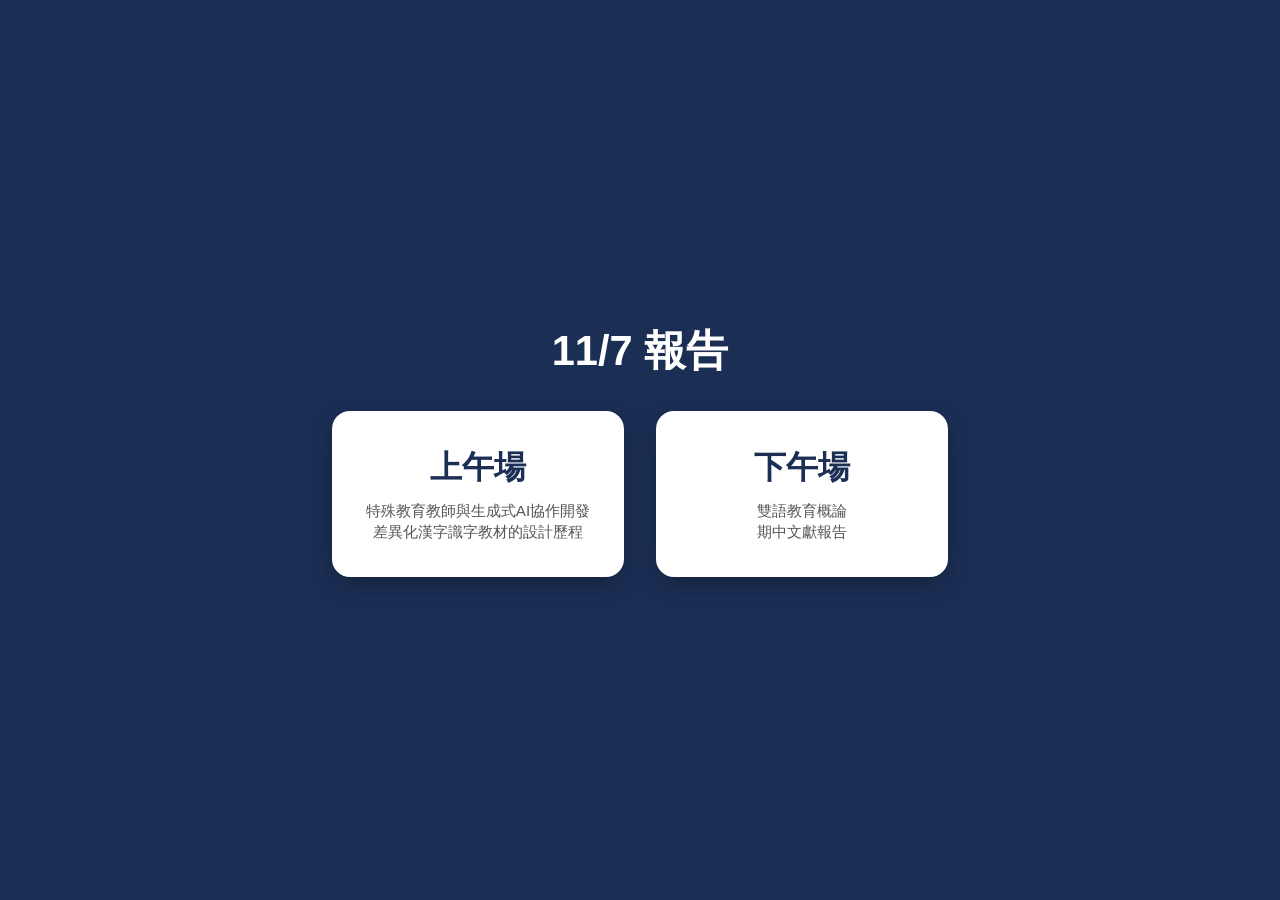
<file: index.html>
<!DOCTYPE html><html lang="zh-Hant"><head><meta charset="utf-8"><meta name="viewport" content="width=device-width,initial-scale=1">
<title>11/7 報告</title>
<script>if(location.hash)location.replace('pm/'+location.hash);</script>
<style>body{margin:0;min-height:100vh;display:flex;flex-direction:column;align-items:center;justify-content:center;background:#1b2f55;color:#fff;font-family:"Noto Sans TC",sans-serif}
h1{font-size:2.6rem;margin:0 0 2rem}.b{display:flex;gap:2rem;flex-wrap:wrap;justify-content:center}
a{display:block;width:260px;padding:2.2rem 1rem;background:#fff;color:#1b2f55;border-radius:18px;text-align:center;text-decoration:none;box-shadow:0 8px 24px rgba(0,0,0,.25);transition:.2s}
a:hover{transform:translateY(-4px)}a b{display:block;font-size:2rem}a small{display:block;margin-top:.6rem;font-size:.95rem;color:#555;line-height:1.4}</style></head>
<body><h1>11/7 報告</h1><div class="b">
<a href="am/"><b>上午場</b><small>特殊教育教師與生成式AI協作開發<br>差異化漢字識字教材的設計歷程</small></a>
<a href="pm/"><b>下午場</b><small>雙語教育概論<br>期中文獻報告</small></a></div></body></html>
</file>
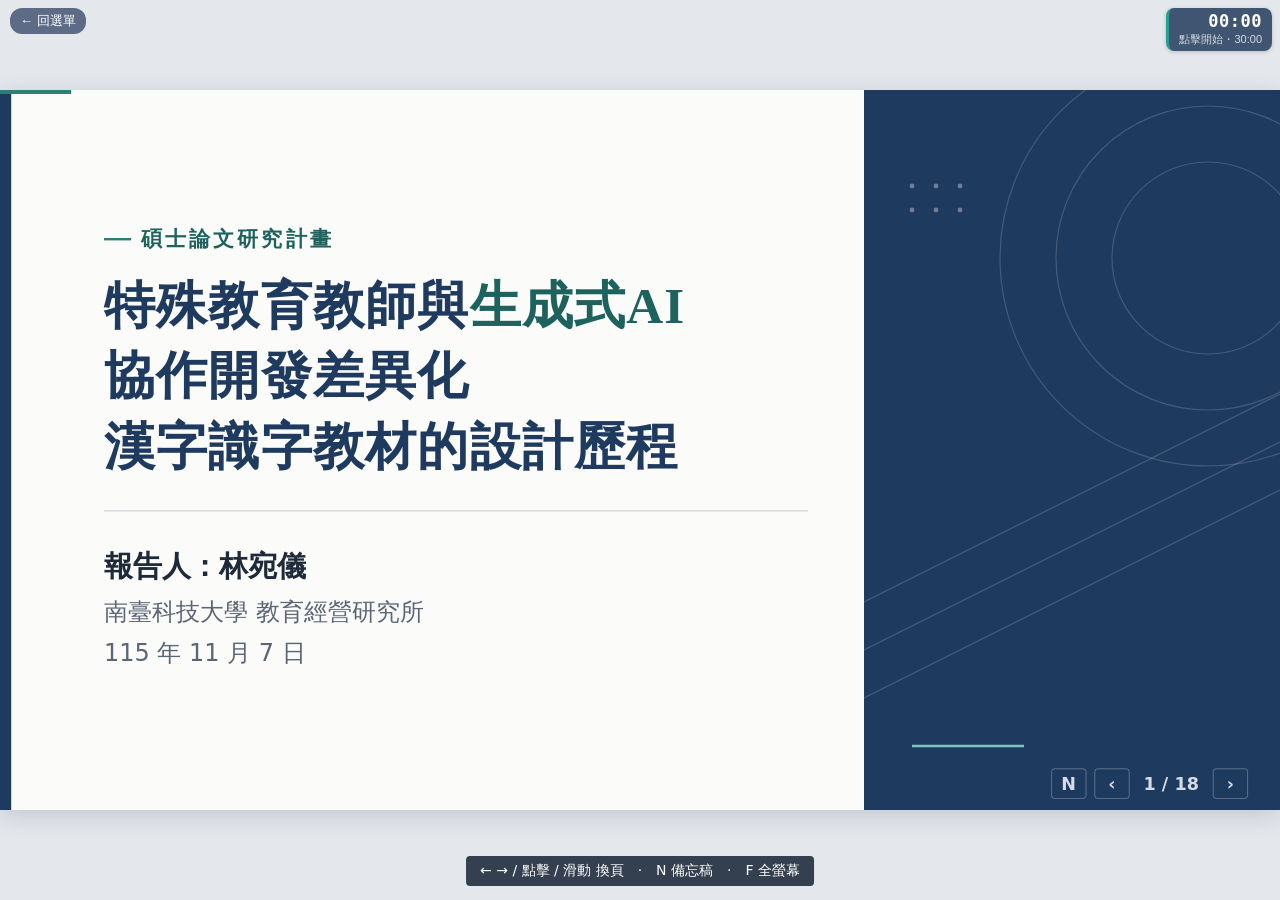
<file: am/index.html>
<!DOCTYPE html>
<html lang="zh-Hant-TW">
<head>
<meta charset="utf-8">
<meta name="viewport" content="width=device-width,initial-scale=1,viewport-fit=cover">
<title>特殊教育教師與生成式AI協作開發差異化漢字識字教材的設計歷程</title>
<link rel="stylesheet" href="assets/style.css">
</head>
<body>
<svg width="0" height="0" style="position:absolute" aria-hidden="true">
  <marker id="ah" viewBox="0 0 10 10" refX="7" refY="5" markerWidth="5" markerHeight="5" orient="auto-start-reverse"><path d="M0 0 10 5 0 10Z" fill="#6B7A90"/></marker>
</svg>

<div id="stage"><div id="deck" role="region" aria-label="簡報">
<div class="progress"></div>

<!-- 1 封面 -->
<section class="slide cover">
  <div class="ctext">
    <div class="kicker">碩士論文研究計畫</div>
    <h1>特殊教育教師與<span class="pk">生成式AI</span><br>協作開發差異化<br>漢字識字教材的設計歷程</h1>
    <div class="meta"><b>報告人：林宛儀</b><br>南臺科技大學 教育經營研究所<br>115 年 11 月 7 日</div>
  </div>
  <div class="cover-art" aria-hidden="true">
    <svg viewBox="0 0 520 900" width="520" height="900">
      <g fill="none" stroke="rgba(255,255,255,.16)" stroke-width="1.5">
        <circle cx="430" cy="210" r="120"/><circle cx="430" cy="210" r="190"/><circle cx="430" cy="210" r="260"/>
        <path d="M0 640 L520 380"/><path d="M0 700 L520 440"/><path d="M0 760 L520 500"/>
      </g>
      <path d="M60 820 H200" stroke="#7FC4BE" stroke-width="3"/>
      <g fill="rgba(255,255,255,.35)"><circle cx="60" cy="120" r="3"/><circle cx="90" cy="120" r="3"/><circle cx="120" cy="120" r="3"/><circle cx="60" cy="150" r="3"/><circle cx="90" cy="150" r="3"/><circle cx="120" cy="150" r="3"/></g>
    </svg>
  </div>
  <aside class="notes"><p>各位老師、同學好，我是林宛儀。今天報告的題目是〈特殊教育教師與生成式 AI 協作開發差異化漢字識字教材的設計歷程〉。</p><p>這份研究的主角其實是「我自己」——一位資源班老師，如何用特教專業去引導 AI，一起做出學生用得上的教材。</p></aside>
</section>

<!-- 2 研究背景 -->
<section class="slide">
  <div class="kicker">研究背景</div>
  <h2>學生寫字卡在<span class="hl">部件</span>；老師自編教材<span class="hl">很花時間</span></h2>
  <div class="row grow" style="gap:40px">
    <div class="card pink" style="flex:1.15">
      <h3><span class="num pink">1</span>學生的書寫困難</h3>
      <ul class="clean" style="margin-bottom:10px">
        <li>錯別字、字體忽大忽小</li>
        <li>部件<b>位置與大小</b>配置不當</li>
        <li>部件錯誤</li>
        <li>常伴隨挫折、退縮，依賴老師提示</li>
      </ul>
      <div class="cite">（李瑩玓，2004）</div>
    </div>
    <div class="card sky" style="flex:1">
      <h3><span class="num sky">2</span>老師的負擔</h3>
      <ul class="clean sky">
        <li>資源班教材<b>以自編為主</b></li>
        <li>但編製耗時、資源與支持不足</li>
        <li>還要寫 IEP、心評報告</li>
      </ul>
      <div class="cite">（曾瓊瑩等人，2007）</div>
      <div style="margin-top:26px;font-size:34px;font-weight:800" class="sk">→ 時間＋設計的雙重負擔</div>
    </div>
  </div>
  
  <aside class="notes"><p>我在資源班任教約 15 年，常看到學生寫字時出現錯別字、字忽大忽小、部件位置與大小放錯，或直接寫錯部件（李瑩玓，2004）。這些困難常伴隨挫折與退縮。</p><p>另一方面，資源班老師的教材多半自己編，但編教材很花時間，又沒有足夠的資源；加上 IEP、心評報告等工作，自編教材就變成時間和設計上的雙重負擔（曾瓊瑩等人，2007）。</p></aside>
</section>

<!-- 3 為什麼用貼紙 -->
<section class="slide">
  <div class="kicker">設計理念</div>
  <h2>為什麼用<span class="hl">貼紙</span>，不用平板？</h2>
  <div class="row" style="align-items:center;gap:22px">
    <div class="card mint" style="flex:1;text-align:center">
      <div class="chip mint" style="font-size:28px">教師端・數位</div>
      <div style="font-size:36px;font-weight:800;margin:16px 0 8px">與生成式 AI 協作<br>做出網頁工具</div>
      <div class="small">批次列印部件貼紙＋學習單</div>
    </div>
    <div class="arrow" style="flex-direction:column;font-size:26px;color:var(--ink2)"><span style="font-size:56px;color:#9AA5B4">➜</span>列印</div>
    <div class="card pink" style="flex:1.35;text-align:center">
      <div class="chip pink" style="font-size:28px">學生端・實體操作</div>
      <div class="row" style="gap:8px;justify-content:center;margin-top:18px;align-items:center">
        <div class="box" style="font-size:30px;padding:16px 14px">部件<br>辨識</div><span class="arrow" style="font-size:36px">›</span>
        <div class="box" style="font-size:30px;padding:16px 14px">拼貼<br>組合</div><span class="arrow" style="font-size:36px">›</span>
        <div class="box" style="font-size:30px;padding:16px 14px">書寫<br>練習</div><span class="arrow" style="font-size:36px">›</span>
        <div class="box" style="font-size:30px;padding:16px 14px">語詞<br>應用</div>
      </div>
    </div>
  </div>
  <div class="row" style="margin-top:28px;gap:28px">
    <div class="card butter" style="flex:1;padding:20px 26px">
      <p style="margin:0;font-size:28px">起點：一年級自閉症學生 S1，<b>不想太早給他用平板</b><br><span class="small">參考「雄筆順」：教師可依學生需求自製數位工具（顏國雄，2017）</span></p>
    </div>
    <div class="card sky" style="flex:1;padding:20px 26px">
      <p style="margin:0;font-size:26px;line-height:1.45">Karolinska Institutet（2023）提醒數位工具可能削弱學習效果<br><span class="chip sky" style="font-size:20px;margin-top:6px">專家審查意見（提交瑞典教育部）・非實證研究</span></p>
    </div>
  </div>
  
  <div class="card" style="margin-top:28px;text-align:center;font-size:36px;font-weight:900;padding:20px">數位<span class="mt">留給老師</span>做教材，實體操作<span class="pk">留給學生</span></div>
  <aside class="notes"><p>這套教材最初是為一位一年級自閉症學生 S1 設計的。考量他年紀還小，我不希望太早讓他用平板，所以改用實體貼紙拼部件。構想時參考了顏國雄（2017）自製的「雄筆順」，讓我體會到老師也能依學生需求自己設計工具。</p><p>Karolinska Institutet（2023）對瑞典國家學校數位化策略提出聲明，提醒數位工具可能削弱學習效果。要特別說明：這是提交給瑞典教育部的專家審查意見，不是實證研究，我只把它當作一個提醒。</p><p>核心原則一句話：數位留給老師做教材，實體操作留給學生。</p></aside>
</section>

<!-- 4 動機與研究缺口 -->
<section class="slide">
  <div class="kicker">研究動機</div>
  <h2>動機與<span class="hl">研究缺口</span></h2>
  <div class="grid3 grow" style="align-items:start">
    <div class="card pink">
      <h3><span class="num pink">1</span>實務困境</h3>
      <ul class="clean"><li>市售教材難對應<b>個別化</b>需求</li><li>自製教材費時、有技術門檻</li></ul>
    </div>
    <div class="card butter">
      <h3><span class="num butter">2</span>關鍵發現</h3>
      <ul class="clean butter"><li>AI 輸出品質取決於<b>老師怎麼問、怎麼引導</b></li><li>「如何與 AI 對話」值得被記錄</li></ul>
    </div>
    <div class="card mint">
      <h3><span class="num mint">3</span>研究缺口</h3>
      <ul class="clean mint"><li>既有研究多談 AI 技術、應用類型與政策</li><li><b>以特教教師為主體</b>、記錄協作歷程者仍缺乏</li></ul>
      <div class="cite">Chan, 2023, 2021；Huang et al., 2021；Zhai et al.</div>
    </div>
  </div>
  <div class="card" style="text-align:center;font-size:32px;font-weight:800;padding:18px;margin-top:24px">把「人引導機器」的歷程<span class="pk">顯性化</span>：不是被 AI 取代，而是以特教專業引領 AI</div>
  
  <aside class="notes"><p>動機有三層。第一是實務困境：市售教材對不到資源班學生高度個別化的需求，自己做又很花時間、有技術門檻。</p><p>第二是我在實作中的發現：同樣的需求，問法不同、修正指令不同，AI 給的結果就差很多，所以「怎麼跟 AI 對話」本身就是一種專業實踐。</p><p>第三是研究缺口：過去 AI 教育研究多聚焦技術與應用類型（Zhai et al., 2021；Huang et al., 2021），生成式 AI 普及後則多談機構政策（Chan, 2023）；以特教老師為主體、系統記錄協作歷程的研究仍相當缺乏。</p></aside>
</section>

<!-- 5 目的與待答問題 -->
<section class="slide">
  <div class="kicker">研究目的與待答問題</div>
  <h2>三個<span class="hl">待答問題</span></h2>
  <div style="display:flex;flex-direction:column;gap:28px">
    <div class="card pink row" style="align-items:center;gap:24px;padding:26px 30px">
      <span class="num pink" style="width:64px;height:64px;font-size:32px">一</span>
      <div><p style="margin:0;font-size:34px">特殊教育教師如何運用特教專業，引導生成式 AI 將學生的學習需求轉化為漢字部件拼貼教材？</p><span class="chip pink" style="font-size:20px;margin-top:6px">目的：探討引導歷程</span></div>
    </div>
    <div class="card butter row" style="align-items:center;gap:24px;padding:26px 30px">
      <span class="num butter" style="width:64px;height:64px;font-size:32px">二</span>
      <div><p style="margin:0;font-size:34px">在人機協作過程中，教師如何處理 AI 之回應並提出修正指令？其決策依據為何？</p><span class="chip butter" style="font-size:20px;margin-top:6px">目的：分析回應處理與決策依據</span></div>
    </div>
    <div class="card mint row" style="align-items:center;gap:24px;padding:26px 30px">
      <span class="num mint" style="width:64px;height:64px;font-size:32px">三</span>
      <div><p style="margin:0;font-size:34px">教師的特教專業在 AI 協作開發自編教材中發揮哪些關鍵作用？可歸納出何種實踐模式？</p><span class="chip mint" style="font-size:20px;margin-top:6px">目的：歸納關鍵作用與實踐模式</span></div>
    </div>
  </div>
  
  <aside class="notes"><p>研究目的有三：一、探討特殊教育教師運用特教專業引導生成式 AI 開發漢字部件拼貼教材之歷程；二、分析教師在人機協作過程中 AI 回應與提出修正指令之方式及其決策依據；三、歸納教師特教專業在 AI 協作開發自編教材中所發揮之關鍵作用，以提供特教教師參考之實踐模式。</p><p>對應的三個待答問題如投影片所示（原文照錄）。簡單說：第一題看「怎麼引導」，第二題看「怎麼處理 AI 的回應」，第三題看「特教專業的關鍵作用」。</p></aside>
</section>

<!-- 6 名詞釋義 -->
<section class="slide">
  <div class="kicker">名詞釋義</div>
  <h2>四個<span class="hl">關鍵名詞</span></h2>
  <div class="grid2 grow">
    <div class="card pink">
      <h3><span class="chip pink" style="font-size:30px">生成式 AI</span></h3>
      <p style="margin:0;font-size:29px">依自然語言提示<b>自動產生內容</b>；輸出仍需專業的人判斷</p>
      <p class="small" style="margin:8px 0 0">本研究：Gemini、Claude、ChatGPT（UNESCO, 2023/2025）</p>
    </div>
    <div class="card butter">
      <h3><span class="chip butter" style="font-size:30px">人機協作</span></h3>
      <p style="margin:0;font-size:29px">機器依人的輸入操作，人再<b>依結果調整</b></p>
      <p class="small" style="margin:8px 0 0">本研究：多輪對話、檢視輸出、下修正指令（Costa et al., 2022，引自丁玉珍，2024）</p>
    </div>
    <div class="card mint">
      <h3><span class="chip mint" style="font-size:30px">漢字部件</span></h3>
      <p style="margin:0;font-size:29px">由筆畫組成、能<b>組配漢字</b>的構字單位；分成字／非字部件</p>
      <p class="small" style="margin:8px 0 0">本研究：拆解生字作為拼貼素材（莊德明、鄧賢瑛，2009）</p>
    </div>
    <div class="card sky">
      <h3><span class="chip sky" style="font-size:30px">自編教材</span></h3>
      <p style="margin:0;font-size:29px">教師依課程需求「<b>編</b>」或「<b>寫</b>」的教材</p>
      <p class="small" style="margin:8px 0 0">本研究：與 AI 協作產出的部件貼紙＋學習單（陳伯璋等人，2016）</p>
    </div>
  </div>
  
  <aside class="notes"><p>生成式 AI：依使用者提示自動產生文本、圖像、程式碼等內容，但它不真正理解世界，輸出需要專業的人來評估（UNESCO, 2023/2025）。本研究指 Gemini、Claude、ChatGPT。</p><p>人機協作：機器依人的輸入操作，人再依機器的結果調整（Costa et al., 2022，引自丁玉珍，2024）。本研究指我透過多輪對話提出需求、檢視輸出、下修正指令。</p><p>漢字部件：由筆畫組成、具組配漢字功能的構字單位，分成字部件與非字部件（莊德明、鄧賢瑛，2009）。</p><p>自編教材：「編」是組織現成材料，「寫」是自行撰寫（陳伯璋等人，2016）。本研究指與 AI 協作開發、依單元與人數批次產出的部件貼紙與學習單。</p></aside>
</section>

<!-- 6b 為什麼選行動研究 -->
<section class="slide">
  <div class="kicker">研究方法</div>
  <h2>為什麼選<span class="hl">行動研究</span>？</h2>
  <div class="grid2 grow">
    <div style="padding:30px 34px" class="card pink">
      <h3 style="font-size:36px;margin-bottom:18px"><span class="num pink">1</span>問題源自自身教學現場</h3>
      <p style="margin:0;font-size:33px;line-height:1.55">學生書寫常缺漏筆畫、部件誤用；市售教材難對應，自編受限於時間與技術</p>
    </div>
    <div style="padding:30px 34px" class="card butter">
      <h3 style="font-size:36px;margin-bottom:18px"><span class="num butter">2</span>研究對象是研究者本人</h3>
      <p style="margin:0;font-size:33px;line-height:1.55">探討的是<b>設計歷程</b>，不是學生學習成效；引導與判斷為教師內在的專業思考</p>
    </div>
    <div style="padding:30px 34px" class="card mint">
      <h3 style="font-size:36px;margin-bottom:18px"><span class="num mint">3</span>開發本身就是反覆循環</h3>
      <p style="margin:0;font-size:33px;line-height:1.55">三個 AI 階段＋兩次試用，每次修改都依前次試用或測試調整，並留有 GitHub 紀錄</p>
    </div>
    <div style="padding:30px 34px" class="card sky">
      <h3 style="font-size:36px;margin-bottom:18px"><span class="num sky">4</span>實驗、調查研究不適合</h3>
      <p style="margin:0;font-size:33px;line-height:1.55">教材持續變動，無法作固定處理；調查難以呈現<b>單一教師每一回合</b>的判斷</p>
    </div>
  </div>
  <aside class="notes"><p>選擇行動研究的理由有四。第一，研究問題源自自身的教學現場：部分學生能認讀國字，書寫時卻常缺漏筆畫或部件誤用；市售教材難以對應學生高度異質的需求，自編教材又受限於時間與技術門檻。這個困境由我在自身情境中發現，也須由我在自身情境中嘗試解決。</p><p>第二，研究對象是我本人的設計歷程，而非學生的學習成效。我如何引導 Gemini、Claude 與 ChatGPT，如何處理 AI 的回應並作出決策，屬於教師內在的專業思考，只有以自身為研究對象，並以當下紀錄與事後反思相互對照，才能呈現。</p><p>第三，教材的開發本身就是反覆循環：自 115 年 4 月起歷經三個開發階段，加上 5/8 低年級試用與 9 月起的中年級試用逐步修正，每次修改都留有 GitHub 版本紀錄，也都是依前一次試用或測試的結果調整，與「計畫、行動、觀察、反思」的循環相互對應。</p><p>第四，實驗研究需控制變項、比較處理效果，但本研究不以學習成效為範圍，教材也持續變動，無法作為固定的實驗處理；調查研究適合蒐集多數人的意見，難以呈現單一教師在每一回合協作中的引導與判斷。</p></aside>
</section>

<!-- 7 行動研究小循環 -->
<section class="slide">
  <div class="kicker">研究方法</div>
  <h2>行動研究：每一回合都是<span class="hl">一個小循環</span></h2>
  <div class="row grow" style="gap:30px;align-items:center">
    <div style="position:relative;width:760px;height:640px;flex:none;margin-top:-20px">
      <svg width="760" height="640" viewBox="0 0 760 640" style="position:absolute;inset:0">
        <circle cx="380" cy="320" r="235" fill="none" stroke="#D5DBE3" stroke-width="4" stroke-dasharray="4 14" stroke-linecap="round"/>
        <g fill="none" stroke="#7D8BA0" stroke-width="7" stroke-linecap="round" marker-end="url(#ah)">
          <path d="M514.8 127.5A235 235 0 0 1 572.5 185.2"/>
          <path d="M572.5 454.8A235 235 0 0 1 514.8 512.5"/>
          <path d="M245.2 512.5A235 235 0 0 1 187.5 454.8"/>
          <path d="M187.5 185.2A235 235 0 0 1 245.2 127.5"/>
        </g>
      </svg>
      <div class="box" style="position:absolute;left:255px;top:30px;width:250px;border-color:var(--pink);background:var(--pink-l)">1. 計畫<small>形成給 AI 的需求<br>或修正指令</small></div>
      <div class="box" style="position:absolute;left:490px;top:265px;width:250px;border-color:var(--sky);background:var(--sky-l)">2. 行動<small>AI 產出或修改程式<br>上傳至 GitHub</small></div>
      <div class="box" style="position:absolute;left:255px;top:500px;width:250px;border-color:var(--mint);background:var(--mint-l)">3. 觀察<small>列印並讓學生試用<br>記錄操作與誤差</small></div>
      <div class="box" style="position:absolute;left:20px;top:265px;width:250px;border-color:var(--butter);background:var(--butter-l)">4. 反思<small>判斷採用、修正<br>或捨棄 AI 的回應</small></div>
      <div style="position:absolute;left:290px;top:262px;width:180px;text-align:center">
        <div style="font-size:40px;line-height:1;color:var(--mint-d);margin-bottom:6px">↻</div>
        <div style="font-size:26px;font-weight:800;line-height:1.35">成為下一回合<br>計畫的依據</div>
      </div>
    </div>
    <div style="flex:1;display:flex;flex-direction:column;gap:22px">
      <div class="card"><p style="margin:0;font-size:29px"><b>計畫→行動→觀察→反思</b></p><p class="cite" style="margin:6px 0 0">自我反思的螺旋（Kemmis 等人，2014）</p></div>
      <div class="card pink"><p style="margin:0;font-size:29px">不是「一大輪」，<br>而是發生在<b>每一回合</b>的協作裡</p></div>
      <div class="card mint"><p style="margin:0;font-size:29px">Gemini・Claude・ChatGPT<br>三階段＝<b>小循環的累積</b></p><p class="small" style="margin:8px 0 0">例：5/8 試用未達預期 → 轉給中年級<br>9/22–9/25 試作缺件補字 → 還原 9/14 版</p></div>
    </div>
  </div>
  
  <aside class="notes"><p>Kemmis 等人（2014）把行動研究描述為自我反思的螺旋：計畫、行動並觀察、反思，再重新計畫，如此循環；實際歷程也很少那麼整齊，各階段常相互重疊。</p><p>在本研究中，循環不是一大輪，而是發生在每一回合的協作裡（圖 3-1）：計畫——依學生需求、材料規格或前次試用結果，形成給 AI 的需求或修正指令；行動——AI 產出或修改程式，我再上傳到 GitHub；觀察——實際列印貼紙與學習單、讓學生試用，記錄操作情形、誤差或錯誤；反思——判斷要採用、修正或捨棄 AI 的回應，這個判斷又成為下一回合計畫的依據。</p><p>三個開發階段就是這些小循環累積而成。例如 5/8 低年級試用未達預期，我反思學生當下的操作能力後轉給中年級；9/22 到 9/25 試作缺件補字後，判斷介面過於複雜，還原為 9/14 的版本並停止擴充功能。</p></aside>
</section>

<!-- 8 研究架構 -->
<section class="slide">
  <div class="kicker">研究架構</div>
  <h2>四類引導 × <span class="hl">採用／修正／捨棄</span></h2>
  <div style="position:relative;flex:1">
    <div class="row" style="gap:0;align-items:center;margin-top:30px">
      <div class="box" style="width:190px;border-color:var(--pink);background:var(--pink-l)">學生的<br>學習需求</div>
      <div class="arrow" style="width:46px">➜</div>
      <div class="card" style="width:420px;padding:18px 20px;border-color:#C9D1DC">
        <div style="text-align:center;font-size:28px;font-weight:800;margin-bottom:12px">教師（特教專業）<br><span style="font-size:22px;color:var(--ink2);font-weight:600">提供四類引導</span></div>
        <div class="grid2" style="gap:10px">
          <span class="chip pink" style="font-size:26px;padding:8px">教學需求</span>
          <span class="chip butter" style="font-size:26px;padding:8px">實體材料規格</span>
          <span class="chip mint" style="font-size:26px;padding:8px">實際操作回饋</span>
          <span class="chip sky" style="font-size:26px;padding:8px">技術操作諮詢</span>
        </div>
      </div>
      <div class="arrow" style="width:46px">➜</div>
      <div class="box" style="width:196px;border-color:var(--sky);background:var(--sky-l)">AI<br>產出／修改<br>程式</div>
      <div class="arrow" style="width:46px">➜</div>
      <div class="box" style="width:196px;border-color:var(--mint);background:var(--mint-l)">列印・<br>學生試用</div>
      <div class="arrow" style="width:46px">➜</div>
      <div class="box" style="width:220px;border-color:var(--butter);background:var(--butter-l)">教師判斷<small style="font-size:24px;font-weight:700;color:var(--ink)">採用<br>修正<br>捨棄</small></div>
    </div>
    <svg width="1408" height="120" viewBox="0 0 1408 120" style="position:absolute;left:0;top:300px">
      <path d="M1298 8 V60 Q1298 84 1274 84 H470 Q446 84 446 60 V14" fill="none" stroke="#7D8BA0" stroke-width="7" stroke-dasharray="2 14" stroke-linecap="round" marker-end="url(#ah)"/>
    </svg>
    <div style="position:absolute;left:640px;top:362px;font-size:26px;font-weight:800;color:var(--ink2);background:var(--cream);padding:0 14px">回饋循環：判斷成為下一回合提問的依據</div>
    <div class="row" style="position:absolute;left:0;right:0;bottom:6px;gap:22px">
      <div class="card pink" style="flex:1;padding:16px 22px"><p style="margin:0;font-size:26px"><b class="pk">問題一</b>　需求 → 引導<br><span class="small">圖中由左至中的路徑</span></p></div>
      <div class="card butter" style="flex:1;padding:16px 22px"><p style="margin:0;font-size:26px"><b class="bt">問題二</b>　處理回應、修正指令<br><span class="small">圖中的回饋循環</span></p></div>
      <div class="card mint" style="flex:1;padding:16px 22px"><p style="margin:0;font-size:26px"><b class="mt">問題三</b>　特教專業的關鍵作用<br><span class="small">跨越整個架構</span></p></div>
    </div>
  </div>
  
  <aside class="notes"><p>研究架構從學生的學習需求出發。我以特教專業為核心，提供 AI 四類資訊：教學需求、實體材料規格、實際操作回饋、技術操作諮詢。</p><p>AI 產出或修改程式後，我實際列印、讓學生試用，再判斷採用、修正或捨棄；這個判斷又回到下一回合的提問。</p><p>三個待答問題的對應：問題一是由左到中的路徑；問題二是下方的回饋循環；問題三跨越整個架構。</p></aside>
</section>

<!-- 9 場域與試用 -->
<section class="slide">
  <div class="kicker">研究場域與試用</div>
  <h2>從低年級<span class="hl">轉到</span>中年級</h2>
  <p class="small" style="margin:-16px 0 18px">臺南市東區某國小資源班｜研究對象是研究者本人；學生操作只用來說明教材修正的原因</p>
  <div class="row grow" style="gap:20px;align-items:stretch">
    <div class="card pink" style="flex:1">
      <h3><span class="chip pink" style="font-size:28px">5/8 低年級試用</span></h3>
      <p style="margin:0 0 16px;font-size:31px">S1＋另 4 名低年級，共 5 人<br><span class="small">Gemini 階段版本・一課生字</span></p>
      <p style="margin:0 0 10px;font-size:31px;font-weight:800" class="pk">結果未達預期：</p>
      <ul class="clean" style="margin:0">
        <li style="font-size:31px;margin-bottom:16px">精細動作未成熟，撕貼很慢</li>
        <li style="font-size:31px;margin-bottom:16px">S1 反覆撕貼反而易有挫折情緒，也未解決書寫輸出困難</li>
        <li style="font-size:31px;margin-bottom:0">學習單沒有合適的黏貼框</li>
      </ul>
    </div>
    <div class="arrow" style="flex-direction:column;width:110px;font-size:22px;color:var(--ink2);text-align:center"><span style="font-size:60px;color:#9AA5B4">➜</span>轉給能力<br>較佳的<br>四年級</div>
    <div class="card mint" style="flex:1">
      <h3><span class="chip mint" style="font-size:28px">中年級試用（主要情境）</span></h3>
      <p style="margin:0 0 16px;font-size:31px">S2–S5，四名四年級<br><span class="small">115 年 9–12 月・每週四操作貼紙</span></p>
      <ul class="clean mint" style="margin:0">
        <li style="font-size:31px;margin-bottom:16px">精細動作較成熟，能專心在「辨識部件、組成國字」</li>
        <li style="font-size:31px;margin-bottom:16px">四人特質差異大 → <b>需要差異化</b></li>
        <li style="font-size:31px;margin-bottom:0">試用進度：預計進行至第 12 課</li>
      </ul>
    </div>
  </div>
  
  <aside class="notes"><p>場域是臺南市東區某國小資源班，我是資源班導師，目前教二年級與四年級。要強調：研究對象是我本人，學生的操作只用來說明教材為什麼修正，不評估學習成效。</p><p>5 月 8 日，我用 Gemini 階段的版本印了一課生字，給 S1 和另外四位低年級學生試用，結果不如預期：精細動作還不成熟、撕貼很慢；S1 在反覆撕貼的過程中反而容易出現挫折情緒，也沒有解決他國字書寫輸出的困難；學習單也沒有依貼紙尺寸設計黏貼框。</p><p>這讓我體會到：教材合不合適，也取決於學生當下有沒有能力操作它。所以轉給同樣有國字輸出困難、但能力較佳的四年級 S2 到 S5。四人特質差異很大，這也是後來加入差異化設計的背景。中年級試用預計進行至第 12 課。</p></aside>
</section>

<!-- 10 三階段 -->
<section class="slide">
  <div class="kicker">教材開發歷程</div>
  <h2>開發<span class="hl">三階段</span></h2>
  <div style="position:relative;flex:1">
    <div class="tl-line" style="top:46px"></div>
    <div class="grid3" style="position:relative;gap:34px">
      <div>
        <div class="center"><span class="num pink" style="width:92px;height:92px;font-size:24px;border:6px solid var(--cream)">4–5月</span></div>
        <div class="card pink" style="margin-top:14px">
          <h3 style="justify-content:space-between">Gemini <span class="chip pink">付費版</span></h3>
          <div style="font-size:52px;font-weight:900;line-height:1.1" class="pk">27 <span style="font-size:28px">回合</span></div>
          <p class="small" style="margin:2px 0 12px">4 月至 5 月上旬</p>
          <ul class="clean" style="margin:0"><li style="font-size:27px;margin-bottom:6px">構想、初版開發</li><li style="font-size:27px;margin-bottom:6px">雙層貼紙設計</li><li style="font-size:27px;margin-bottom:0">列印校正</li></ul>
        </div>
      </div>
      <div>
        <div class="center"><span class="num sky" style="width:92px;height:92px;font-size:24px;border:6px solid var(--cream)">5–8月</span></div>
        <div class="card sky" style="margin-top:14px">
          <h3 style="justify-content:space-between">Claude <span class="chip sky">免費版</span></h3>
          <div style="font-size:52px;font-weight:900;line-height:1.1" class="sk">8 <span style="font-size:28px">回合</span></div>
          <p class="small" style="margin:2px 0 12px">5/12 至 8 月下旬</p>
          <ul class="clean sky" style="margin:0"><li style="font-size:27px;margin-bottom:6px">列印穩定化</li><li style="font-size:27px;margin-bottom:6px">多人份列印</li><li style="font-size:27px;margin-bottom:0">分組學習單（低組／高組）</li></ul>
        </div>
      </div>
      <div>
        <div class="center"><span class="num mint" style="width:92px;height:92px;font-size:24px;border:6px solid var(--cream)">8–9月</span></div>
        <div class="card mint" style="margin-top:14px">
          <h3 style="justify-content:space-between">ChatGPT <span class="chip mint" style="font-size:20px">學校共用帳號</span></h3>
          <div style="font-size:52px;font-weight:900;line-height:1.1" class="mt">31 <span style="font-size:28px">次修改</span></div>
          <p class="small" style="margin:2px 0 12px">8/28 至 9/14</p>
          <ul class="clean mint" style="margin:0"><li style="font-size:27px;margin-bottom:6px">貼紙規格調整</li><li style="font-size:27px;margin-bottom:6px">多人分行、隨機排列</li><li style="font-size:27px;margin-bottom:0">學習單反覆修改</li></ul>
        </div>
      </div>
    </div>
    <div class="row" style="position:absolute;left:0;right:0;bottom:0;justify-content:center;gap:16px;font-size:28px;font-weight:800;color:var(--ink2)">
      <span>重點轉移：</span><span class="pk">印得準</span><span>→</span><span class="sk">教學好用</span><span>→</span><span class="mt">多課次、多學生使用</span>
    </div>
  </div>
  
  <aside class="notes"><p>Gemini 階段共 27 回合（4 月至 5 月上旬）：從構想開始，我選定實體貼紙後提出雙層設計，花最多時間在列印對位。這階段出現轉折——初期 AI 提方案，後來改由我提規格，AI 變成執行者。引導類型統計：教學 8、材料 3、測試 11、諮詢 5。</p><p>Claude 階段 8 回合（5/12 至 8 月下旬）：先處理列印跑位，再加入多人份列印；AI 提議三層次學習單，我依學生改成低組、高組兩種模式。</p><p>ChatGPT 階段（學校教師共用帳號）8/28 至 9/14 共 31 次修改；9/22 的缺件補字版本歸入收斂階段：重點變成多課次、多學生使用；學習單在 9/1 到 9/14 間修改 15 次，並加入隨機排列、語詞學習三層次。這階段對話大多無法找回，以 GitHub 版本紀錄重建。</p></aside>
</section>

<!-- 11 收斂 -->
<section class="slide">
  <div class="kicker">開發收斂</div>
  <h2>9/22 後<span class="hl">停止擴充功能</span></h2>
  <div style="position:relative;height:320px;margin-top:14px">
    <div class="tl-line" style="top:44px"></div>
    <div class="grid4" style="grid-template-columns:repeat(5,1fr);gap:16px;position:relative">
      <div style="text-align:center"><span class="num mint" style="width:92px;height:92px;font-size:26px;border:6px solid var(--cream)">9/14</span><p style="margin:8px 0 0;font-size:29px;line-height:1.4"><b>ChatGPT 版</b><br>主要功能架構確立<br><span class="small">9535e22</span></p></div>
      <div style="text-align:center"><span class="num" style="width:92px;height:92px;font-size:26px;border:6px solid var(--cream);background:#E6E9EE">9/22</span><p style="margin:8px 0 0;font-size:29px;line-height:1.4">ChatGPT Pro<br>試作「缺件補字」<br><span class="small">8e6bfd7</span></p></div>
      <div style="text-align:center"><span class="num" style="width:92px;height:92px;font-size:26px;border:6px solid var(--cream);background:#E6E9EE">9/23</span><p style="margin:8px 0 0;font-size:29px;line-height:1.4">上傳 Claude 版<br>介面過於複雜<br><span class="small">2a57ee6</span></p></div>
      <div style="text-align:center"><span class="num butter" style="width:92px;height:92px;font-size:26px;border:6px solid var(--cream)">9/25</span><p style="margin:8px 0 0;font-size:29px;line-height:1.4">還原為<br>9/14 版本<br><span class="small">99f4242</span></p></div>
      <div style="text-align:center"><span class="num sky" style="width:92px;height:92px;font-size:26px;border:6px solid var(--cream)">9/28</span><p style="margin:8px 0 0;font-size:29px;line-height:1.4"><b>ChatGPT Pro</b><br>版面修正・定版<br><span class="small">9943494</span></p></div>
    </div>
  </div>
  <div class="card butter formula" style="justify-content:center;padding:30px;margin-top:10px">
    <span>最終版</span><span>＝</span>
    <span class="box" style="border-color:var(--mint);background:var(--mint-l)">9/14 版</span><span>＋</span>
    <span class="box" style="border-color:var(--sky);background:var(--sky-l)">9/28 版面修正</span>
    <span style="font-size:26px;font-weight:700;color:var(--ink2)">（不含缺件補字）</span>
  </div>
  <div class="card" style="margin-top:28px;padding:24px 30px"><p style="margin:0;font-size:32px"><b>為什麼停？</b>功能越加越多、按鈕越來越多 → 對<b>初次使用的老師</b>是負擔</p></div>
  
  <aside class="notes"><p>9 月 22 日之後，我決定不再擴充功能。9/22 用個人 Pro 版帳號與 ChatGPT 試作缺件補字（8e6bfd7）；9/23 上傳 Claude 在缺件補字討論中產出的版本（2a57ee6），但它以 8 月的程式為基礎，ChatGPT 階段加的功能暫時消失，介面也太複雜。</p><p>9/25 我把程式還原為 9/14 的原本程式碼（99f4242），內容與 9/14 版（9535e22）完全相同。9/28 回到 9/14 版的程式碼，與 ChatGPT（個人 Pro 版帳號）協作加入一項版面修正（9943494）：原本網頁在 100% 縮放下，下方的列印與儲存圖片按鈕無法顯示，修正後展開列印輸出區即可向下捲動到底部按鈕。</p><p>所以最終版＝9/14 學校共用帳號 ChatGPT 協作的版本（9535e22）＋9/28 版面修正，不含缺件補字。停的理由：我是設計者所以不覺得難，但對第一次用的老師，按鈕太多會是負擔；缺件補字也可以另做成獨立教材。</p></aside>
</section>

<!-- 12 研究者角色與信實度 -->
<section class="slide">
  <div class="kicker">研究者角色與信實度</div>
  <h2>5種角色・3種偏誤・<span class="hl">2位諍友</span></h2>
  <div class="row" style="gap:12px;margin-bottom:22px;flex-wrap:nowrap">
    <span class="chip pink" style="font-size:27px;padding:10px 20px;flex:1">需求提出者</span>
    <span class="chip butter" style="font-size:27px;padding:10px 20px;flex:1">規格提供者</span>
    <span class="chip mint" style="font-size:27px;padding:10px 20px;flex:1">驗證者</span>
    <span class="chip sky" style="font-size:27px;padding:10px 20px;flex:1">教學實踐者</span>
    <span class="chip pink" style="font-size:27px;padding:10px 20px;flex:1">取捨決策者</span>
  </div>
  <div class="row" style="gap:24px">
    <div class="card" style="flex:1.55;padding:20px 26px">
      <h3 style="font-size:32px;margin-bottom:22px">可能偏誤 → 因應</h3>
      <div style="display:grid;grid-template-columns:auto auto 1fr;gap:26px 14px;align-items:center;font-size:30px;line-height:1.4">
        <b>事後回顧</b><span class="arrow" style="font-size:30px">→</span><span>以當下紀錄為主；無對照者標示「研究者回溯補述」</span>
        <b>凸顯教師作用</b><span class="arrow" style="font-size:30px">→</span><span>同時記錄 AI 主動提出且被採用的建議</span>
        <b>熟悉自己的工具</b><span class="arrow" style="font-size:30px">→</span><span>以初次使用教師的角度檢視介面</span>
      </div>
    </div>
    <div class="card mint" style="flex:1;padding:20px 26px">
      <h3 style="font-size:32px;margin-bottom:22px">諍友檢核（甲、乙）</h3>
      <p style="margin:0 0 22px;font-size:29px;line-height:1.5"><b>甲・教學搭檔</b>（特教 20 年以上）<br><span class="small">學生需求判斷、解釋差異化</span></p>
      <p style="margin:0;font-size:29px;line-height:1.5"><b>乙・研究所同儕</b>（有碩論經驗）<br><span class="small">方法嚴謹性、抽檢編碼</span></p>
    </div>
  </div>
  
  <div class="card butter" style="margin-top:24px;text-align:center;font-size:30px;font-weight:800;padding:18px">另以<span class="mt">資料三角檢證</span>、<span class="pk">區分當下紀錄與事後詮釋</span>提升信實度</div>
  <aside class="notes"><p>在協作中，我同時是需求提出者、規格提供者、驗證者、教學實踐者和取捨決策者，五個角色在每一回合交錯出現。</p><p>身兼設計者、實踐者、研究者，我意識到三種可能偏誤：一、事後回顧——以 AI 對話、GitHub、觀察紀錄等當下紀錄為主，沒有當下紀錄可對照的就標示「研究者回溯補述」；二、凸顯教師作用——同時記錄 AI 主動提出且被採用的建議，例如 Gemini 指出白底貼紙會遮住筆畫；三、熟悉自己的工具——用初次使用教師的角度檢視介面。</p><p>信實度採兩項作法：資料三角檢證，以及區分當下紀錄與事後詮釋。另外邀請兩位未參與開發的諍友，以「諍友檢核表：教材開發歷程之分析與詮釋」檢視分析與詮釋的合理性，作為三角檢證的依據：甲是我的教學搭檔，特教 20 年以上，看學生需求判斷與差異化設計的詮釋；乙是研究所同儕，看研究方法的嚴謹性，以及人機協作互動歷程的分類與詮釋。檢核表分四部分：引導類型分類檢核、詮釋合理性檢核、整體意見、研究者回應紀錄。</p></aside>
</section>

<!-- 13 資料與分析 -->
<section class="slide">
  <div class="kicker">資料蒐集與分析</div>
  <h2>4類資料・<span class="hl">3層分析</span>對應3個問題</h2>
  <div class="row grow" style="gap:30px">
    <div style="flex:1.2;display:grid;grid-template-columns:1fr 1fr;gap:20px;align-content:start">
      <div class="card sky" style="padding:22px 20px"><b style="font-size:29px;white-space:nowrap">AI 對話紀錄</b><p class="small" style="margin:6px 0 0;font-size:26px">Gemini／Claude<br>／ChatGPT</p></div>
      <div class="card sky" style="padding:22px 20px"><b style="font-size:29px;white-space:nowrap">GitHub 版本紀錄</b><p class="small" style="margin:6px 0 0;font-size:26px">共 42 次修改</p></div>
      <div class="card sky" style="padding:22px 20px"><b style="font-size:29px;white-space:nowrap">教學觀察紀錄</b><p class="small" style="margin:6px 0 0;font-size:26px">5/8；9–12 月</p></div>
      <div class="card butter" style="padding:22px 20px"><b style="font-size:29px;white-space:nowrap">研究者省思札記</b><p class="small" style="margin:6px 0 0;font-size:26px">事後回顧<br>輔助詮釋</p></div>
      <p class="small" style="grid-column:1/3;margin:6px 0 0;font-size:26px">前三類＝<b class="sk">當下紀錄</b>；札記＝<b class="bt">事後回顧</b><br>分析單位：Gemini、Claude 以「回合」；ChatGPT 以「一次修改」<br>另有<b>諍友檢核表</b>（甲、乙）</p>
    </div>
    <div style="flex:1.4;display:flex;flex-direction:column;gap:22px">
      <div class="card pink row" style="align-items:center;gap:18px;padding:24px 24px">
        <span class="chip pink" style="font-size:24px;flex:none">問題一</span>
        <div><b style="font-size:31px">第一層：引導類型編碼</b><p class="small" style="margin:4px 0 0;font-size:26px">教學／材料／測試／諮詢，計次只呈現分布</p></div>
      </div>
      <div class="card butter row" style="align-items:center;gap:18px;padding:24px 24px">
        <span class="chip butter" style="font-size:24px;flex:none">問題二</span>
        <div><b style="font-size:31px">第二層：處理方式＋決策依據</b><p class="small" style="margin:4px 0 0;font-size:26px">直接採用／修正後採用／未採用／<br>開發後未使用或移除</p></div>
      </div>
      <div class="card mint row" style="align-items:center;gap:18px;padding:24px 24px">
        <span class="chip mint" style="font-size:24px;flex:none">問題三</span>
        <div><b style="font-size:31px">第三層：跨階段主題歸納</b><p class="small" style="margin:4px 0 0;font-size:26px">比較三階段 → 關鍵作用與實踐模式</p></div>
      </div>
      <p class="cite" style="margin:0">分析步驟參照林金定等人（2005）</p>
    </div>
  </div>
  
  <aside class="notes"><p>資料有四類：AI 對話紀錄、GitHub 版本紀錄（共 42 次修改，含建立儲存庫與 README 各一次）、教學觀察紀錄，這三類是當下紀錄；研究者省思札記是事後回顧，只作輔助詮釋。資料蒐集工具另外還有諍友檢核表（甲、乙）。AI 對話紀錄中，Gemini 27 回合；Claude 5 到 8 月 8 回合，9/22 到 9/25 另有討論缺件補字的 5 回合；ChatGPT 學校共用帳號的大段對話已無法讀取，以 GitHub 重建，9/14 後個人 Pro 版的對話完整留存，共 6 回合。另有其他教學網站的 GitHub 執行紀錄作為輔助資料，用來佐證工具轉換原因。</p><p>分析分三層：第一層把每一回合編成四種引導類型，回答問題一，計次只呈現分布、不做推論統計；第二層分析處理方式與決策依據（學生學習特質、實體材料條件、備課流程、其他使用者的操作負擔），回答問題二；第三層跨階段比較與主題歸納，回答問題三。分析步驟參照林金定等人（2005）。</p></aside>
</section>

<!-- 14 文獻分享 -->
<section class="slide">
  <div class="kicker">文獻分享</div>
  <h2>生成式AI輔助快速設計之<span class="hl">後設認知歷程</span></h2>
  <p class="small" style="margin:-18px 0 20px;padding-right:110px">陳璽任、陳語晨、林雅丰、楊佳翰（2025）。生成式AI輔助快速設計之後設認知歷程探討。<b style="font-style:normal">設計學報，30</b>(4)，45-64。<span class="chip butter" style="font-size:18px;padding:2px 12px">THCI</span></p>
  <div class="pdfthumb" data-pdf="page1" data-cap="陳璽任等（2025），設計學報，30(4)，頁 45（首頁：題目、作者、摘要）"><img src="assets/pdf/page1-thumb.png" alt="論文首頁"><span>原文首頁 ↗</span></div>
  <div class="grid3 grow">
    <div class="card sky" style="padding:22px 24px">
      <h3><span class="chip sky" style="font-size:28px">方法</span></h3>
      <ul class="clean sky" style="margin:0"><li style="font-size:30px;margin-bottom:20px">質性個案研究</li><li style="font-size:30px;margin-bottom:20px">4 位工業設計碩士生</li><li style="font-size:30px;margin-bottom:20px">回溯式訪談；以設計階段＋後設認知編碼</li></ul>
    </div>
    <div class="card pink" style="padding:22px 24px">
      <h3><span class="chip pink" style="font-size:28px">發現</span></h3>
      <ul class="clean" style="margin:0"><li style="font-size:30px;margin-bottom:20px">AI 多用於探索、設計的<b>「發散」</b>任務</li><li style="font-size:30px;margin-bottom:20px">需專業判斷時，人保有較高自主性</li><li style="font-size:30px;margin-bottom:20px">形成<b>「高頻迭代」</b>，驅動設計、創造反思</li></ul>
    </div>
    <div class="card mint" style="padding:22px 24px">
      <h3><span class="chip mint" style="font-size:28px">對本研究的啟示</span></h3>
      <ul class="clean mint" style="margin:0"><li style="font-size:30px;margin-bottom:20px">需求→產出→試用→修正 ≈ 高頻迭代</li><li style="font-size:30px;margin-bottom:20px">專業判斷由人主導 ↔ 特教教師把關</li><li style="font-size:30px;margin-bottom:20px">參考編碼架構；<b>完整記錄 AI 版本</b></li></ul>
    </div>
  </div>
  
  <aside class="notes"><p>我選的文獻是陳璽任等人（2025），刊在 THCI的《設計學報》，也是三篇候選中最貼近本研究核心——教師與生成式 AI 協作歷程——的一篇。</p><p>方法：質性個案研究，分析 4 位工業設計研究所碩士生用生成式 AI 做快速設計的後設認知歷程，採回溯式訪談，以設計階段與後設認知編碼分析。</p><p>發現：生成式 AI 主要用在探索與設計階段的「發散」任務；需要專業知識或經驗判斷時，設計者仍保有較高自主性；AI 的資訊促使反覆測試、快速調整，形成「高頻迭代」，扮演「驅動設計行為」與「創造反思機會」的角色（頁 45、58–59）。</p><p>啟示：我的「提出需求、AI 產出、列印試用、再修正」與高頻迭代相近；「專業判斷仍由人主導」呼應特教教師把關；其編碼方式可作為分析對話紀錄的參考。該研究限制提到沒完整記錄 ChatGPT 版本（頁 59），提醒我要完整記錄各階段 AI 工具與版本。</p></aside>
</section>

<!-- 14a 為什麼選這篇：與第一章的連結 -->
<section class="slide">
  <div class="kicker">文獻分享・選擇理由</div>
  <h2>為什麼選這篇？與<span class="hl">第一章</span>的連結</h2>
  <div style="display:grid;grid-template-columns:1fr 70px 1fr;gap:12px 0;align-items:stretch">
    <div class="chip pink" style="font-size:26px;padding:8px">本研究（第一章）</div><div></div><div class="chip mint" style="font-size:26px;padding:8px">本篇文獻（陳璽任等人，2025）</div>
    <div class="card" style="padding:14px 22px"><p style="margin:0;font-size:28px">AI 輸出品質取決於<b>教師如何提問與引導</b></p></div>
    <div class="arrow" style="font-size:36px">⇄</div>
    <div class="card" style="padding:14px 22px"><p style="margin:0;font-size:28px">生成內容取決於設計師<b>輸入的指令與限制</b><span class="cite">　<span class="pdfref" data-pdf="p47" data-cap="陳璽任等（2025），頁 47">頁 47</span>（引 Chiou et al., 2023）</span></p></div>
    <div class="card" style="padding:14px 22px"><p style="margin:0;font-size:28px">教材適切性與差異化，仍仰賴<b>教師專業判斷</b></p></div>
    <div class="arrow" style="font-size:36px">⇄</div>
    <div class="card" style="padding:14px 22px"><p style="margin:0;font-size:28px">需專業知識或經驗判斷時，<b>設計者保有較高自主性</b><span class="cite">　<span class="pdfref" data-pdf="p57,p58-autonomy" data-cap="陳璽任等（2025），頁 57–58">頁 57–58</span></span></p></div>
    <div class="card" style="padding:14px 22px"><p style="margin:0;font-size:28px">缺乏以特教教師為主體、<b>記錄協作歷程</b>的研究</p></div>
    <div class="arrow" style="font-size:36px">⇄</div>
    <div class="card" style="padding:14px 22px"><p style="margin:0;font-size:28px">以質性個案研究分析<b>使用 AI 的思考歷程</b>：高頻迭代、創造反思機會<span class="cite">　<span class="pdfref" data-pdf="p45-iteration,p58-reflect" data-cap="陳璽任等（2025），頁 45（摘要）、頁 58">頁 45、58</span></span></p></div>
  </div>
  <div class="card butter" style="margin-top:16px;padding:12px 26px"><p style="margin:0;font-size:28px"><b>選擇理由：</b>三篇候選中最貼近核心「教師與生成式 AI 協作之歷程」・THCI 期刊</p></div>
  <aside class="notes"><p>這一頁說明我為什麼選這篇，以及它和第一章怎麼連結。作業中我找了三篇文獻，分別對應本研究的三個面向：教師與 AI 協作的歷程（陳璽任等人，2025）、差異化教學（黃政傑、張嘉育，2010）、部件識字（陳學志等人，2011）。第 2、3 篇是教材內容的理論基礎；第 1 篇最貼近本研究的核心，也就是教師與生成式 AI 協作的歷程，而且是 THCI 期刊，所以選它來報告。</p><p>第一列：第一章研究動機提到，AI 的輸出品質很大程度上取決於教師如何提問與引導。這篇文獻的文獻探討也指出，生成式 AI 產出素材的發散程度取決於設計師輸入的指令與限制（頁 47，引 Chiou et al., 2023）。</p><p>第二列：第一章認為，教材內容的適切性與差異化設計的精準度，仍十分依賴教師的專業判斷。這篇的結論是：隨著設計推進，尤其在需要專業知識或經驗判斷的環節，設計者仍保有較高的自主性，AI 的角色相對有限（頁 57–58）。</p><p>第三列：第一章的研究缺口是，以特教教師為主體、系統記錄教師如何引導 AI 的歷程研究仍缺乏。這篇用質性個案研究，分析 4 位設計研究所碩士生使用生成式 AI 時的思考歷程，發現 AI 多用於發散任務，並形成「高頻迭代」，扮演「驅動設計行為」與「創造反思機會」的角色（頁 45、58）。它研究的是「使用 AI 的歷程」，而不只是 AI 的產出，這正是我想在特教脈絡中補上的部分。</p></aside>
</section>

<!-- 14b 對第三章（研究方法）的啟示 -->
<section class="slide">
  <div class="kicker">文獻分享・方法啟示</div>
  <h2>對<span class="hl">第三章</span>（研究方法）的啟示</h2>
  <div style="display:grid;grid-template-columns:1fr 70px 1fr;gap:16px 0;align-items:stretch">
    <div class="chip mint" style="font-size:26px;padding:8px">本篇文獻的做法</div><div></div><div class="chip pink" style="font-size:26px;padding:8px">本研究（第三章）的應用</div>
    <div class="card" style="padding:16px 24px"><p style="margin:0;font-size:27px"><b>高頻迭代</b>：AI 結果促使快速修改、再測試<span class="cite">（<span class="pdfref" data-pdf="p58-iteration" data-cap="陳璽任等（2025），頁 58">頁 58</span>）</span></p></div>
    <div class="arrow" style="font-size:36px">→</div>
    <div class="card" style="padding:16px 24px"><p style="margin:0;font-size:27px">每回合的<b>計畫→行動→觀察→反思</b>小循環（第一節）</p></div>
    <div class="card" style="padding:16px 24px"><p style="margin:0;font-size:27px"><b>編碼架構</b>：設計階段＋後設認知（知識／監控／調節）<span class="cite">（<span class="pdfref" data-pdf="p49-coding,p50-coding" data-cap="陳璽任等（2025），頁 49–50">頁 49–50</span>）</span></p></div>
    <div class="arrow" style="font-size:36px">→</div>
    <div class="card" style="padding:16px 24px"><p style="margin:0;font-size:27px">對話紀錄編碼：<b>四類引導類型</b>、處理方式與決策依據</p></div>
    <div class="card" style="padding:16px 24px"><p style="margin:0;font-size:27px"><b>限制</b>：未完整揭露 ChatGPT 版本<span class="cite">（<span class="pdfref" data-pdf="p59-limit" data-cap="陳璽任等（2025），頁 59">頁 59</span>）</span></p></div>
    <div class="arrow" style="font-size:36px">→</div>
    <div class="card" style="padding:16px 24px"><p style="margin:0;font-size:27px">記錄各工具版本／帳號（表 3-8）與 <b>GitHub 版本碼</b>（表 3-4）</p></div>
  </div>
  <div class="card sky" style="margin-top:20px;padding:14px 26px"><p style="margin:0;font-size:26px;line-height:1.45"><b>差異：</b>4 位工業設計碩士生、1–1.5 小時快速設計（<span class="pdfref" data-pdf="p45-participants,p50-participants" data-cap="陳璽任等（2025），頁 45（摘要）、頁 50">頁 45、50</span>）｜本研究：研究者本人（特教教師）、4–9 月教材開發</p></div>
  <aside class="notes"><p>這一頁說明這篇文獻對第三章研究方法的啟示。</p><p>第一，高頻迭代。該研究發現，AI 提供的資訊與生成結果促使設計者快速修改、再度測試或發想，形成「高頻迭代」的設計模式（頁 58）。這和本研究的歷程相近：我提出需求、AI 產出、列印試用、再修正，在第三章第一節中寫成每一回合的「計畫、行動、觀察、反思」小循環。本研究中，我以 AI 對話紀錄、GitHub 版本紀錄等資料回溯每次引導與決策，屬於對行動進行反思（reflecting on action）。</p><p>第二，編碼方法。該研究以回溯式放聲思考法與半結構式訪談蒐集資料，逐字稿以兩大面向編碼：「設計階段」（探索、定義、設計）與「設計的後設認知」（後設認知知識、監控、調節）（頁 45、49–50）；並由兩位成員獨立編碼、以 Cohen’s Kappa 檢驗一致性達 0.8 以上，再以三角校正降低偏差（頁 50）。這可以作為我分析 AI 對話紀錄、建立編碼架構的參考——本研究的第一層是四類引導類型（教學、材料、測試、諮詢），第二層是處理方式與決策依據，並請諍友抽檢編碼、以資料三角檢證。</p><p>第三，研究限制。該研究在限制中提到，未完整揭露受測者使用的軟硬體規格與 ChatGPT 版本，可能影響解釋的完整性（頁 59）。這提醒我要完整記錄各階段使用的 AI 工具與版本：本研究在表 3-8 列出每個工具的版本或帳號（如 Gemini 付費版、Claude 免費版、ChatGPT 學校共用帳號與個人 Pro 版）與使用期間，並在表 3-4 列出 GitHub 版本碼，可查詢對應版本。</p><p>也要說明兩者的差異：該研究是 4 位工業設計研究所碩士生、1 至 1.5 小時的快速設計任務，且 4 位都使用 ChatGPT 的 GPT-4o（頁 45、50）；作者也在限制中提到，快速設計任務所反映的行為可能與真實場域不同，例如一個學期的設計專案（頁 59）。本研究則是研究者本人（特教教師）在資源班真實場域，於 115 年 4 月至 9 月與 Gemini、Claude、ChatGPT 協作開發教材，所以文獻的發現只作為參照，不直接套用。</p></aside>
</section>

<!-- 15 貢獻、進度、Q&A -->
<section class="slide final" style="flex-direction:row;gap:30px;padding-right:600px">
  <div style="flex:1;display:flex;flex-direction:column;min-width:0">
    <div class="kicker">預期貢獻與進度</div>
    <h2 style="margin-bottom:22px">預期貢獻・<span class="hl">目前進度</span></h2>
    <div class="card pink" style="padding:24px 28px;margin-bottom:26px">
      <ul class="clean" style="margin:0">
        <li style="font-size:32px;margin-bottom:12px">把「教師引導 AI」的歷程<b>更完整的記錄下來</b></li>
        <li style="font-size:32px;margin-bottom:12px">歸納特教專業在協作中的<b>關鍵作用</b></li>
        <li style="font-size:32px;margin-bottom:0">提供特教教師可參照的<b>實踐模式</b></li>
      </ul>
    </div>
    <div class="card mint" style="padding:24px 28px">
      <div style="display:grid;grid-template-columns:auto 1fr;gap:18px 16px;font-size:30px;line-height:1.4;align-items:center">
        <span class="chip mint">完成</span><span>教材開發與定版（9/28）</span>
        <span class="chip butter">進行中</span><span>中年級試用（9–12 月）・預計進行至第 12 課</span>
        <span class="chip butter">進行中</span><span>資料分析、諍友檢視（至 116 年 1 月）</span>
            </div>
    </div>
  </div>
  <div class="final-panel">
    <svg class="final-art" viewBox="0 0 520 900" width="520" height="900" aria-hidden="true">
      <g fill="none" stroke="rgba(255,255,255,.14)" stroke-width="1.5"><circle cx="470" cy="120" r="140"/><circle cx="470" cy="120" r="210"/><path d="M0 820 L520 600"/><path d="M0 880 L520 660"/></g>
    </svg>
    <div class="final-text">
      <div style="font-size:72px;font-weight:900;line-height:1.15">謝謝聆聽</div>
      <div class="final-rule"></div>
      <div style="font-size:40px;font-weight:700;letter-spacing:.08em">Q &amp; A</div>
    </div>
  </div>
  
  <aside class="notes"><p>預期貢獻：第一，記錄「人引導機器」的歷程；第二，歸納特教專業在協作中發揮的關鍵作用；第三，提供其他特教教師可以參照的實踐模式——不是被 AI 取代，而是以特教專業引領 AI。</p><p>進度：教材已在 9/28 定版；中年級試用 9 到 12 月進行中，預計進行至第 12 課；資料整理分析與諍友檢視進行到 116 年 1 月。</p><p>以上是我的報告，謝謝老師和同學。</p></aside>
</section>

<div class="foot" id="chrome"><button id="btnNotes" title="備忘稿（N）">N</button><button id="btnPrev" aria-label="上一頁">‹</button><span class="count">1 / 18</span><button id="btnNext" aria-label="下一頁">›</button></div>
</div></div>
<div id="rotate">橫放手機觀看效果更好 ⟳</div>
<div id="notesPanel" aria-live="polite"></div>
<div id="hint">← → / 點擊 / 滑動 換頁　·　N 備忘稿　·　F 全螢幕</div>
<script src="assets/pdf-lightbox.js"></script>
<script src="assets/deck.js"></script>
<script src="assets/timer.js"></script>
<a href="../" style="position:fixed;top:8px;left:10px;z-index:9999;font:13px sans-serif;color:#fff;background:rgba(20,40,80,.65);padding:4px 10px;border-radius:12px;text-decoration:none">← 回選單</a>
</body>
</html>
</file>
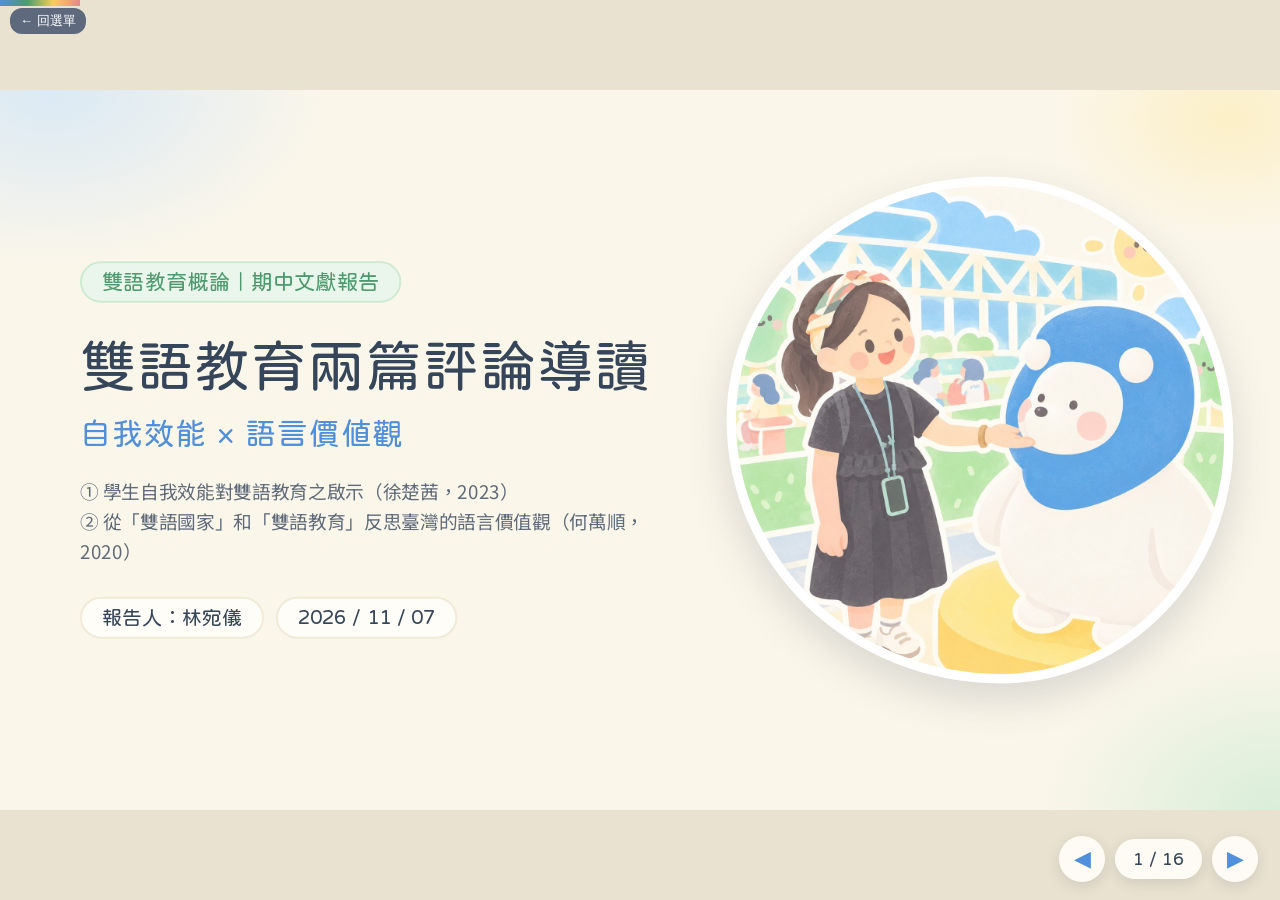
<file: pm/index.html>
<!DOCTYPE html>
<html lang="zh-Hant-TW">
<head>
<meta charset="utf-8">
<meta name="viewport" content="width=device-width, initial-scale=1">
<title>雙語教育概論｜期中報告｜林宛儀</title>
<link rel="preconnect" href="https://fonts.googleapis.com">
<link rel="preconnect" href="https://fonts.gstatic.com" crossorigin>
<link href="https://fonts.googleapis.com/css2?family=Noto+Sans+TC:wght@400;500;700&display=swap" rel="stylesheet">
<style>
@font-face{font-family:"Huninn";src:url("assets/fonts/Huninn-subset.woff") format("woff");font-display:swap;}
:root{
  --cream:#FBF6EA; --paper:#FFFDF7; --ink:#36465A; --ink2:#5E6B7B;
  --sky:#4F8FDB; --sky-l:#CFE5F8; --sky-xl:#EAF4FC;
  --mint:#4C9A6E; --mint-l:#CDEBD3; --mint-xl:#EAF6EC;
  --butter:#F6CF5A; --butter-l:#FCEDB8; --butter-xl:#FEF8E1;
  --blush:#E7868C; --blush-l:#F9D3D3; --blush-xl:#FDEDEC;
  --round:"Huninn","jf open 粉圓","jf-openhuninn","Noto Sans TC","Noto Sans CJK TC","PingFang TC","Microsoft JhengHei",sans-serif;
  --body:"Noto Sans TC","Noto Sans CJK TC","PingFang TC","Microsoft JhengHei",sans-serif;
}
*{box-sizing:border-box;margin:0;padding:0}
html,body{height:100%;background:#E9E2D0;overflow:hidden;font-family:var(--round);color:var(--ink)}
#viewport{position:fixed;inset:0;display:flex;align-items:center;justify-content:center}
#deck{width:1920px;height:1080px;position:relative;transform-origin:center center;flex:none}
.slide{position:absolute;inset:0;background:var(--cream);border-radius:0;overflow:hidden;opacity:0;visibility:hidden;transition:opacity .35s ease;padding:96px 120px 110px;display:flex;flex-direction:column}
.slide.active{opacity:1;visibility:visible}
/* watercolor wash background */
.slide::before{content:"";position:absolute;inset:0;z-index:0;pointer-events:none;
  background:
   radial-gradient(600px 380px at 4% 0%,rgba(207,229,248,.75),transparent 70%),
   radial-gradient(520px 360px at 100% 100%,rgba(205,235,211,.75),transparent 70%),
   radial-gradient(380px 260px at 96% 4%,rgba(252,237,184,.7),transparent 70%);}
.slide>*{position:relative;z-index:1}
h1,h2,h3{font-family:var(--round);font-weight:400;letter-spacing:.02em}
.kicker{display:inline-flex;align-items:center;gap:14px;font-size:30px;color:var(--sky);background:var(--paper);border:3px solid var(--sky-l);padding:8px 26px;border-radius:999px;align-self:flex-start;margin-bottom:22px}
.kicker.mint{color:var(--mint);border-color:var(--mint-l)}
.kicker.pink{color:#C9636B;border-color:var(--blush-l)}
.kicker.yellow{color:#B88A0E;border-color:var(--butter-l)}
h2.title{font-size:66px;line-height:1.25;margin-bottom:36px}
h2.title .hl{background:linear-gradient(transparent 62%,var(--butter-l) 62%);padding:0 6px}
.card{background:var(--paper);border-radius:36px;padding:38px 44px;box-shadow:0 10px 0 rgba(54,70,90,.05),0 18px 40px rgba(54,70,90,.08);border:3px solid #F1EAD8}
.card.sky{background:var(--sky-xl);border-color:var(--sky-l)}
.card.mint{background:var(--mint-xl);border-color:var(--mint-l)}
.card.butter{background:var(--butter-xl);border-color:var(--butter-l)}
.card.blush{background:var(--blush-xl);border-color:var(--blush-l)}
.card h3{font-size:40px;margin-bottom:18px;display:flex;align-items:center;gap:14px}
.dot{width:22px;height:22px;border-radius:50%;flex:none;display:inline-block}
ul.b{list-style:none;font-family:var(--body);font-size:36px;line-height:1.5}
ul.b li{position:relative;padding-left:46px;margin:10px 0}
ul.b li::before{content:"";position:absolute;left:6px;top:.5em;width:20px;height:20px;border-radius:50%;background:var(--sky-l);border:4px solid var(--sky)}
ul.b.mint li::before{background:var(--mint-l);border-color:var(--mint)}
ul.b.pink li::before{background:var(--blush-l);border-color:var(--blush)}
ul.b.yellow li::before{background:var(--butter-l);border-color:var(--butter)}
.cite{font-size:.78em;color:var(--ink2)}
.note{font-family:var(--body);font-size:26px;color:var(--ink2);background:rgba(255,253,247,.85);border:2px dashed #DCCFB0;border-radius:20px;padding:12px 24px;align-self:flex-start}
.grid2{display:grid;grid-template-columns:1fr 1fr;gap:40px}
.grid4{display:grid;grid-template-columns:1fr 1fr;gap:30px}
.footer{position:absolute;left:120px;bottom:40px;font-size:24px;color:#9AA3AE;z-index:2}
/* corner accents from illustration */
.accent{position:absolute;z-index:1;object-fit:cover;border:8px solid #fff;box-shadow:0 10px 30px rgba(54,70,90,.12)}
.accent.sun{width:210px;height:190px;right:70px;top:46px;border-radius:50% 50% 46% 54%/55% 50% 50% 45%}
.accent.bear{width:250px;height:270px;right:60px;bottom:56px;border-radius:46% 54% 50% 50%/50% 48% 52% 50%}
.accent.bush{width:170px;height:200px;right:80px;top:60px;border-radius:50%}
.accent.girl{width:250px;height:420px;right:60px;bottom:0;border-radius:140px 140px 0 0;border-bottom:none;object-position:top}
.accent.girl{transform:scaleX(-1)}
.outline.tight .item{font-size:36px;padding:16px 30px}
.outline.tight .col{gap:16px}
.outline.tight .gist{font-size:26px}
.gist{font-family:var(--body);font-size:28px;color:var(--ink2);margin-top:6px;line-height:1.5}
/* title */
.s-title{padding:0;flex-direction:row}
.s-title .left{flex:1;padding:120px 40px 120px 120px;display:flex;flex-direction:column;justify-content:center}
.s-title .hero{width:840px;height:1080px;position:relative}
.s-title .hero img{position:absolute;right:70px;top:130px;width:760px;height:760px;object-fit:cover;border-radius:52% 48% 46% 54%/48% 52% 48% 52%;border:14px solid #fff;box-shadow:0 24px 60px rgba(54,70,90,.18)}
.s-title .badge{font-size:32px;color:var(--mint);background:var(--mint-xl);border:3px solid var(--mint-l);border-radius:999px;padding:10px 30px;align-self:flex-start;margin-bottom:40px}
.s-title h1{font-size:84px;line-height:1.3;margin-bottom:34px}
.s-title h1 small{display:block;font-size:46px;color:var(--sky);margin-top:18px}
.s-title .papers{font-family:var(--body);font-size:28px;line-height:1.6;color:var(--ink2);margin-bottom:46px}
.s-title .who{display:flex;gap:18px;flex-wrap:wrap}
.pill{font-size:30px;background:var(--paper);border-radius:999px;padding:12px 30px;border:3px solid #F1EAD8}
/* agenda */
.agenda{display:grid;grid-template-columns:1fr 1fr;gap:40px;margin-right:300px;margin-top:20px}
.agenda .card{display:flex;gap:32px;align-items:flex-start;padding:48px 44px;min-height:250px}
.num{font-size:58px;line-height:1;width:96px;height:96px;flex:none;border-radius:50%;display:flex;align-items:center;justify-content:center;color:#fff}
.agenda h3{font-size:46px;margin-bottom:10px}
.agenda p{font-family:var(--body);font-size:32px;color:var(--ink2);line-height:1.45}
/* paper divider */
.apa{font-family:"Noto Sans TC","Noto Sans CJK TC",sans-serif;font-size:40px;line-height:1.7;padding-left:2.2em;text-indent:-2.2em}
.apa b{font-weight:700;font-style:normal}
.meta{display:grid;grid-template-columns:auto 1fr;gap:22px 30px;font-size:36px;font-family:var(--body);align-items:baseline}
.meta dt{font-family:var(--round);color:var(--sky);white-space:nowrap}
.meta.mint dt{color:var(--mint)}
.bigtitle{font-size:72px;line-height:1.3;margin-bottom:40px;max-width:1380px}
.tags{display:flex;gap:18px;margin-top:40px;flex-wrap:wrap}
.tags span{font-size:34px;padding:12px 32px;border-radius:999px;background:var(--paper);border:3px solid #F1EAD8}
/* RQ */
.rq{display:flex;flex-direction:column;gap:26px;max-width:1440px}
.rq .card{display:flex;gap:30px;align-items:center;padding:30px 40px}
.rq .q{font-size:40px;line-height:1.4}
.qbadge{flex:none;width:84px;height:84px;border-radius:28px;display:flex;align-items:center;justify-content:center;font-size:40px;color:#fff}
/* outline */
.outline{display:grid;grid-template-columns:1fr 1fr;gap:30px;max-width:1500px}
.outline .item{font-size:38px;padding:20px 32px;border-radius:26px;background:var(--paper);border:3px solid #F1EAD8;line-height:1.35}
.outline .sub{font-family:var(--body);font-size:29px;color:var(--ink2);margin-top:8px;line-height:1.55}
.outline .sub span{display:inline-block;background:var(--sky-xl);border-radius:14px;padding:2px 14px;margin:4px 8px 4px 0}
.outline .col{display:flex;flex-direction:column;gap:20px}
.outline.mintv .sub span{background:var(--mint-xl)}
/* findings 4 */
.f4{display:grid;grid-template-columns:repeat(4,1fr);gap:28px}
.f4 .card{padding:40px 34px;display:flex;flex-direction:column;min-height:470px}
.f4 .src{font-size:30px;border-radius:999px;padding:6px 18px;align-self:flex-start;margin-bottom:18px;color:#fff}
.f4 h3{font-size:44px;line-height:1.35;margin-bottom:14px}
.f4 p{font-family:var(--body);font-size:32px;line-height:1.55;color:var(--ink2)}
/* big numbers */
.nums{display:grid;grid-template-columns:repeat(3,1fr);gap:30px;margin-bottom:34px}
.nums .card{text-align:center;padding:28px 24px}
.nums .n{font-size:100px;line-height:1.1}
.nums .l{font-family:var(--body);font-size:29px;color:var(--ink2);line-height:1.45;margin-top:8px}
/* recs */
.recs{display:grid;grid-template-columns:1fr 1fr;gap:24px 36px;max-width:1460px}
.recs .r{display:flex;gap:24px;align-items:center;background:var(--paper);border:3px solid #F1EAD8;border-radius:30px;padding:24px 30px;font-size:35px;line-height:1.35}
.recs .r b{font-weight:400;flex:none;width:70px;height:70px;border-radius:50%;display:flex;align-items:center;justify-content:center;color:#fff;font-size:36px}
/* compare table */
table.cmp{width:100%;border-collapse:separate;border-spacing:0;font-family:var(--body);font-size:33px;line-height:1.45;background:var(--paper);border-radius:32px;overflow:hidden;border:3px solid #F1EAD8}
table.cmp th{font-family:var(--round);font-weight:400;font-size:37px;padding:24px 30px;text-align:left}
table.cmp td{padding:21px 30px;border-top:2px solid #F1EAD8;vertical-align:top}
table.cmp td:first-child{font-family:var(--round);color:var(--ink);white-space:nowrap;background:#FBF6EA;width:230px}
/* closing */
.s-end{align-items:center;justify-content:center;text-align:center}
.s-end h2{font-size:120px;margin:10px 0 20px;color:var(--sky)}
.s-end p{font-family:var(--body);font-size:34px;color:var(--ink2)}
.s-end .ring{width:500px;height:500px;border-radius:50%;object-fit:cover;object-position:62% 40%;border:12px solid #fff;box-shadow:0 20px 50px rgba(54,70,90,.15)}
/* nav UI */
#ui{position:fixed;right:22px;bottom:18px;display:flex;align-items:center;gap:10px;z-index:10;font-family:var(--round)}
#ui button{width:46px;height:46px;border-radius:50%;border:none;background:rgba(255,253,247,.92);color:var(--sky);font-size:22px;cursor:pointer;box-shadow:0 4px 14px rgba(54,70,90,.15)}
#ui button:hover{background:var(--sky-l)}
#counter{background:rgba(255,253,247,.92);border-radius:999px;padding:10px 18px;font-size:18px;color:var(--ink);box-shadow:0 4px 14px rgba(54,70,90,.15);min-width:84px;text-align:center}
#progress{position:fixed;left:0;top:0;height:6px;background:linear-gradient(90deg,var(--sky),var(--mint),var(--butter),var(--blush));z-index:10;transition:width .3s}
body.export #ui,body.export #progress{display:none}
@media print{#ui,#progress{display:none}}
</style>
</head>
<body>
<div id="progress"></div>
<div id="viewport"><div id="deck">

<!-- 1 Title -->
<section class="slide s-title" data-title="封面">
  <div class="left">
    <div class="badge">雙語教育概論｜期中文獻報告</div>
    <h1>雙語教育兩篇評論導讀<small>自我效能 × 語言價值觀</small></h1>
    <div class="papers">① 學生自我效能對雙語教育之啟示（徐楚茜，2023）<br>② 從「雙語國家」和「雙語教育」反思臺灣的語言價值觀（何萬順，2020）</div>
    <div class="who"><span class="pill">報告人：林宛儀</span><span class="pill">2026 / 11 / 07</span></div>
  </div>
  <div class="hero"><img src="assets/illustration.jpg" alt="插畫：女孩與藍色頭套的白熊吉祥物"></div>
</section>

<!-- 2 Agenda -->
<section class="slide" data-title="報告大綱">
  <div class="kicker">Agenda</div>
  <h2 class="title">今天的<span class="hl">報告大綱</span></h2>
  <div class="agenda">
    <div class="card sky"><div class="num" style="background:var(--sky)">1</div><div><h3>文獻一</h3><p>學生自我效能對雙語教育之啟示<br>（徐楚茜，2023）</p></div></div>
    <div class="card mint"><div class="num" style="background:var(--mint)">2</div><div><h3>文獻二</h3><p>從「雙語國家」和「雙語教育」反思臺灣的語言價值觀（何萬順，2020）</p></div></div>
    <div class="card butter"><div class="num" style="background:var(--butter)">3</div><div><h3>每篇看六件事</h3><p>APA・研究問題・文獻次標題<br>研究方法・研究對象・研究結果</p></div></div>
    <div class="card blush"><div class="num" style="background:var(--blush)">4</div><div><h3>比較與 Q&amp;A</h3><p>兩篇異同整理<br>提問與討論</p></div></div>
  </div>
  <img class="accent bear" src="assets/crop-bear.jpg" alt="">
</section>

<!-- 3 Paper 1 intro + APA -->
<section class="slide" data-title="文獻一：基本資料與 APA">
  <div class="kicker">文獻一｜Paper 1</div>
  <h2 class="bigtitle">學生自我效能對雙語教育之啟示</h2>
  <div class="grid2" style="grid-template-columns:0.85fr 1.15fr;max-width:1680px">
    <div class="card sky"><dl class="meta">
      <dt>作者</dt><dd>徐楚茜</dd>
      <dt>身分</dt><dd>臺中市鐵山國民小學教師；東海大學教育研究所在職碩士專班研究生</dd>
      <dt>期刊</dt><dd>臺灣教育評論月刊（自由評論）</dd>
    </dl></div>
    <div class="card"><h3><span class="dot" style="background:var(--sky)"></span>APA 7 參考文獻</h3>
      <p class="apa">徐楚茜（2023）。學生自我效能對雙語教育之啟示。<b>臺灣教育評論月刊，12</b>(6)，<span style="white-space:nowrap">108–113</span>。</p></div>
  </div>
  <img class="accent sun" src="assets/crop-sun.jpg" alt="">
  <div class="tags"><span style="color:var(--sky)">#自我效能理論</span><span style="color:var(--mint)">#CLIL</span><span style="color:#C9636B">#學習焦慮</span><span style="color:#B88A0E">#教學啟示</span></div>
  <div class="footer">文獻一｜徐楚茜（2023）</div>
</section>

<!-- 4 Paper 1 RQ -->
<section class="slide" data-title="文獻一：研究問題">
  <div class="kicker">文獻一｜研究問題</div>
  <h2 class="title">作者想回答<span class="hl">什麼問題？</span></h2>
  <div class="rq">
    <div class="card butter"><div class="qbadge" style="background:var(--butter)">!</div><div class="q">背景擔憂：學生缺乏學科與英語基礎，可能聽不懂教師的英語解說</div></div>
    <div class="card sky"><div class="qbadge" style="background:var(--sky)">Q1</div><div class="q">雙語教學會不會成為<b style="font-weight:400;color:var(--sky)">低成就學生</b>的額外負擔，影響其自我效能？</div></div>
    <div class="card sky"><div class="qbadge" style="background:var(--sky)">Q2</div><div class="q">從自我效能理論看，學生在雙語教學中的<b style="font-weight:400;color:var(--sky)">學習焦慮來源</b>是什麼？</div></div>
    <div class="card sky"><div class="qbadge" style="background:var(--sky)">Q3</div><div class="q">這對雙語教學有哪些<b style="font-weight:400;color:var(--sky)">教學啟示</b>？</div></div>
  </div>
  <img class="accent bush" src="assets/crop-bush.jpg" alt="">
  <div class="footer">文獻一｜徐楚茜（2023）</div>
</section>

<!-- 5 Paper 1 outline -->
<section class="slide" data-title="文獻一：文獻次標題">
  <div class="kicker">文獻一｜文獻次標題</div>
  <h2 class="title">文章<span class="hl">架構</span></h2>
  <div class="outline tight" style="max-width:1420px">
    <div class="col">
      <div class="item">一、前言<div class="gist">探討學生雙語學習焦慮來源與教學啟示</div></div>
      <div class="item">二、自我效能之意涵<div class="gist">相信自己能組織、執行行動並完成任務的信念</div></div>
      <div class="item">三、自我效能之影響因素
        <div class="sub"><span>(一) 過去的成就經驗</span><span>(二) 替代的經驗</span><span>(三) 言語說服</span><span>(四) 生理和情緒狀態</span></div></div>
      <div class="item">四、自我效能與雙語教育之相關研究<div class="gist">CLIL 可減焦慮、增效能；推論至臺灣仍待探討</div></div>
    </div>
    <div class="col">
      <div class="item">五、自我效能對雙語教學之啟示
        <div class="sub"><span>(一) 提供充足練習機會，使學生有相關的成功經驗</span><span>(二) 為學生提供榜樣，並鼓勵同儕學習</span><span>(三) 給予學生即時、有效的口語激勵與回饋</span><span>(四) 打造正向、合作、自主學習、精熟目標導向的學習氣氛</span></div></div>
      <div class="item">六、結語<div class="gist">雙語教師可透過四項要點提升學生自我效能</div></div>
    </div>
  </div>
  <img class="accent girl" src="assets/crop-girl.jpg" alt="">
  <div class="footer">文獻一｜徐楚茜（2023）</div>
</section>

<!-- 6 Paper 1 method & participants -->
<section class="slide" data-title="文獻一：研究方法與研究對象">
  <div class="kicker">文獻一｜研究方法・研究對象</div>
  <h2 class="title">怎麼研究？<span class="hl">研究誰？</span></h2>
  <div class="grid2" style="max-width:1440px">
    <div class="card sky"><h3><span class="dot" style="background:var(--sky)"></span>研究方法</h3>
      <ul class="b">
        <li>文獻探討／理論分析（自由評論）</li>
        <li>以 Bandura 自我效能理論為架構</li>
        <li>回顧國外 CLIL 與雙語課程研究</li>
        <li>對應四項影響因素，提出教學要點</li>
      </ul></div>
    <div class="card mint"><h3><span class="dot" style="background:var(--mint)"></span>研究對象</h3>
      <ul class="b mint">
        <li>無實際施測或蒐集資料的樣本</li>
        <li>關注：臺灣雙語課程中的學生，尤其學業較低成就者</li>
        <li>引用研究對象：接受雙語生物課程的德國國中生 <span class="cite">(Ohlberger &amp; Wegner, 2019)</span></li>
      </ul></div>
  </div>
  <img class="accent sun" src="assets/crop-sun.jpg" alt="">
  <div class="footer">文獻一｜徐楚茜（2023）</div>
</section>

<!-- 7 Paper 1 findings 1 -->
<section class="slide" data-title="文獻一：研究結果①相關研究">
  <div class="kicker">文獻一｜研究結果 ①</div>
  <h2 class="title">相關研究<span class="hl">怎麼說？</span></h2>
  <div class="grid2" style="grid-template-columns:1.15fr .85fr;max-width:1680px">
    <div class="card"><ul class="b">
      <li>語言焦慮 → 降低成績、自我評價與自我效能 <span class="cite">(MacIntyre, 2017)</span></li>
      <li>德國雙語生物課：低英語自我效能／高焦慮組 → 焦慮↓、自我效能↑ <span class="cite">(Ohlberger &amp; Wegner, 2019)</span></li>
      <li>但高英語自我效能／低焦慮組 → 焦慮↑、學科喜愛度↓</li>
      <li>CLIL 比非 CLIL 英語課更能減輕英語焦慮，甚至提升自我效能</li>
      <li>CLIL 能降低學習動機的性別差異 <span class="cite">(Heras &amp; Lasagabaster, 2015)</span></li>
    </ul></div>
    <div style="display:flex;flex-direction:column;gap:28px">
      <div class="card mint"><h3><span class="dot" style="background:var(--mint)"></span>作者結論</h3><p style="font-family:var(--body);font-size:32px;line-height:1.55">多數研究顯示雙語教學能提升動機與自我效能、降低語言焦慮，與原先疑慮大相徑庭</p></div>
      <div class="card blush"><h3><span class="dot" style="background:var(--blush)"></span>但要注意</h3><p style="font-family:var(--body);font-size:32px;line-height:1.55">國外研究的對象、學科、國家背景、授課時數與臺灣不同，能否推論仍待探討</p></div>
    </div>
  </div>
  <div class="footer">文獻一｜徐楚茜（2023）</div>
</section>

<!-- 8 Paper 1 findings 2 -->
<section class="slide" data-title="文獻一：研究結果②四項教學要點">
  <div class="kicker">文獻一｜研究結果 ②</div>
  <h2 class="title">提升自我效能的<span class="hl">四項教學要點</span></h2>
  <div class="f4">
    <div class="card sky"><span class="src" style="background:var(--sky)">成就經驗</span><h3>提供充足練習，累積成功經驗</h3><p>依學生準備度設計，鼓勵試錯；建立正向歸因，避免習得無助</p></div>
    <div class="card mint"><span class="src" style="background:var(--mint)">替代經驗</span><h3>提供榜樣，鼓勵同儕學習</h3><p>指明楷模如何達成目標；小組式評量、同儕示範與回饋</p></div>
    <div class="card butter"><span class="src" style="background:#E0B53A">言語說服</span><h3>即時、有效的口語激勵與回饋</h3><p>聚焦學習表現而非批評個人；引導自我反思</p></div>
    <div class="card blush"><span class="src" style="background:var(--blush)">生理和情緒</span><h3>正向、合作、自主的學習氣氛</h3><p>關注內在需求與壓力；營造精熟目標導向的課室</p></div>
  </div>
  <div class="note" style="margin-top:34px;font-size:30px">四項要點分別對應 Bandura 的自我效能四項影響因素</div>
  <div class="footer">文獻一｜徐楚茜（2023）</div>
</section>

<!-- 9 Paper 2 intro + APA -->
<section class="slide" data-title="文獻二：基本資料與 APA">
  <div class="kicker mint">文獻二｜Paper 2</div>
  <h2 class="bigtitle">從「雙語國家」和「雙語教育」<br>反思臺灣的語言價值觀</h2>
  <div class="grid2" style="grid-template-columns:0.85fr 1.15fr;max-width:1680px">
    <div class="card mint"><dl class="meta mint">
      <dt>作者</dt><dd>何萬順</dd>
      <dt>身分</dt><dd>國立政治大學語言學研究所講座教授</dd>
      <dt>期刊</dt><dd>臺灣教育評論月刊（雙語教育 主題評論）</dd>
    </dl></div>
    <div class="card"><h3><span class="dot" style="background:var(--mint)"></span>APA 7 參考文獻</h3>
      <p class="apa">何萬順（2020）。從「雙語國家」和「雙語教育」反思臺灣的語言價值觀。<b>臺灣教育評論月刊，9</b>(10)，<span style="white-space:nowrap">1–7</span>。</p></div>
  </div>
  <img class="accent bush" src="assets/crop-bush.jpg" alt="">
  <div class="tags"><span style="color:var(--mint)">#雙語國家</span><span style="color:var(--sky)">#國家語言</span><span style="color:#C9636B">#語言平等</span><span style="color:#B88A0E">#語言價值觀</span></div>
  <div class="footer">文獻二｜何萬順（2020）</div>
</section>

<!-- 10 Paper 2 RQ -->
<section class="slide" data-title="文獻二：研究問題">
  <div class="kicker mint">文獻二｜研究問題</div>
  <h2 class="title">作者用<span class="hl">四個提問</span>展開</h2>
  <div class="rq">
    <div class="card mint"><div class="qbadge" style="background:var(--mint)">Q1</div><div class="q">「雙語國家」，是哪雙語？</div></div>
    <div class="card mint"><div class="qbadge" style="background:var(--mint)">Q2</div><div class="q">臺灣的「國家語言」有哪些？</div></div>
    <div class="card mint"><div class="qbadge" style="background:var(--mint)">Q3</div><div class="q">英語為第二官方語言？</div></div>
    <div class="card mint"><div class="qbadge" style="background:var(--mint)">Q4</div><div class="q">語言教育的目的為何？</div></div>
  </div>
  <img class="accent bush" src="assets/crop-bush.jpg" alt="">
  <div class="footer">文獻二｜何萬順（2020）</div>
</section>

<!-- 11 Paper 2 outline -->
<section class="slide" data-title="文獻二：文獻次標題">
  <div class="kicker mint">文獻二｜文獻次標題</div>
  <h2 class="title">文章<span class="hl">架構</span></h2>
  <div class="outline mintv" style="max-width:1420px">
    <div class="col">
      <div class="item">一、「雙語國家」，是哪雙語？<div class="gist">多數臺灣人至少會雙語，政策卻只想像「中英雙語」</div></div>
      <div class="item">二、臺灣的「國家語言」有哪些？<div class="gist">「國語」不符「固有族群使用之自然語言」要件</div></div>
      <div class="item">三、英語為第二官方語言？<div class="gist">華語僅是實際上的官方語言；「2030 雙語國家」換湯不換藥</div></div>
    </div>
    <div class="col">
      <div class="item">四、語言教育的目的為何？<div class="gist">計畫目的屬務實的工具性目的，無需「英語國家」的想像</div></div>
      <div class="item">五、結論與建議<div class="gist">提出六項建議，如摒棄「雙語國家」的政策與口號</div></div>
    </div>
  </div>
  <img class="accent girl" src="assets/crop-girl.jpg" alt="">
  <div class="footer">文獻二｜何萬順（2020）</div>
</section>

<!-- 12 Paper 2 method & participants -->
<section class="slide" data-title="文獻二：研究方法與研究對象">
  <div class="kicker mint">文獻二｜研究方法・研究對象</div>
  <h2 class="title">怎麼研究？<span class="hl">研究誰？</span></h2>
  <div class="grid2" style="max-width:1440px">
    <div class="card mint"><h3><span class="dot" style="background:var(--mint)"></span>研究方法</h3>
      <ul class="b mint">
        <li>評論／政策分析（主題評論）</li>
        <li>檢視政策：2030 雙語國家、教育部推動雙語國家計畫</li>
        <li>法律分析：《國家語言發展法》等</li>
        <li>引用數據：2010 人口普查、2018 民調</li>
        <li>公眾事件為例證</li>
      </ul></div>
    <div class="card sky"><h3><span class="dot" style="background:var(--sky)"></span>研究對象</h3>
      <ul class="b">
        <li>無實際研究參與者或樣本</li>
        <li>分析對象：臺灣國家層級的語言與教育政策</li>
        <li>以及其反映的國人語言價值觀</li>
      </ul></div>
  </div>
  <img class="accent sun" src="assets/crop-sun.jpg" alt="">
  <div class="footer">文獻二｜何萬順（2020）</div>
</section>

<!-- 13 Paper 2 findings 1 -->
<section class="slide" data-title="文獻二：研究結果①數據與論點">
  <div class="kicker mint">文獻二｜研究結果 ①</div>
  <h2 class="title">臺灣本來就是<span class="hl">多語言國家</span></h2>
  <div class="nums">
    <div class="card sky"><div class="n" style="color:var(--sky)">1.75</div><div class="l">種語言／人<br>2010 人口普查各語言加總 175.4%</div></div>
    <div class="card mint"><div class="n" style="color:var(--mint)">83.5%</div><div class="l">在家說華語（說臺語 81.9%）<br>最大宗雙語是華語＋臺語</div></div>
    <div class="card blush"><div class="n" style="color:#D46A72">87%</div><div class="l">贊成把英語列為官方語言<br>（2018 民調；另 89% 贊成英語雙語班）</div></div>
  </div>
  <div class="card"><ul class="b mint" style="font-size:31px">
    <li>國家政策中的「雙語」只剩「中英雙語」的想像</li>
    <li>《國家語言發展法》：國家語言一律平等；獨尊華英，本土語言遭矮化</li>
    <li>「英語為第二官方語言」（2017）→「2030 雙語國家」：換湯不換藥</li>
  </ul></div>
  <div class="footer">文獻二｜何萬順（2020）</div>
</section>

<!-- 14 Paper 2 findings 2 -->
<section class="slide" data-title="文獻二：研究結果②六項建議">
  <div class="kicker mint">文獻二｜研究結果 ②</div>
  <h2 class="title">作者的<span class="hl">六項建議</span></h2>
  <div class="recs">
    <div class="r"><b style="background:var(--mint)">1</b>摒棄「雙語國家」的政策與口號</div>
    <div class="r"><b style="background:var(--sky)">2</b>英語為外語，不應有「英語為官方語言」思維</div>
    <div class="r"><b style="background:#E0B53A">3</b>尊重「雙語教育」本義，適用於任何雙語教育</div>
    <div class="r"><b style="background:var(--blush)">4</b>文化部應宣示「國語」（臺灣華語）並非國家語言</div>
    <div class="r"><b style="background:var(--mint)">5</b>各級學校加強建立平等的語言價值觀</div>
    <div class="r"><b style="background:var(--sky)">6</b>政府與學界應開啟制訂官方語言的討論</div>
  </div>
  <img class="accent bear" src="assets/crop-bear.jpg" alt="" style="width:200px;height:216px">
  <div class="footer">文獻二｜何萬順（2020）</div>
</section>

<!-- 15 Comparison -->
<section class="slide" data-title="兩篇比較">
  <div class="kicker yellow">綜合比較</div>
  <h2 class="title" style="margin-bottom:28px">兩篇文獻<span class="hl">比一比</span></h2>
  <table class="cmp">
    <tr><th style="background:#FBF6EA"></th><th style="background:var(--sky-xl);color:var(--sky)">文獻一｜徐楚茜（2023）</th><th style="background:var(--mint-xl);color:var(--mint)">文獻二｜何萬順（2020）</th></tr>
    <tr><td>文章類型</td><td>自由評論（文獻探討）</td><td>主題評論（政策分析）</td></tr>
    <tr><td>切入視角</td><td>心理／教學：Bandura 自我效能理論</td><td>政策／法律：語言地位與語言價值觀</td></tr>
    <tr><td>關注焦點</td><td>學生在雙語課的焦慮與自我效能</td><td>「雙語」是哪雙語？語言是否平等？</td></tr>
    <tr><td>研究對象</td><td>無實證樣本；關注雙語課學生</td><td>無實證樣本；分析國家語言政策</td></tr>
    <tr><td>主要主張</td><td>四項教學要點提升自我效能</td><td>摒棄「雙語國家」，建立平等語言價值觀</td></tr>
    <tr><td>共同點</td><td colspan="2">都提到「英語／語言焦慮」：一篇從課堂心理談，一篇從社會價值觀談</td></tr>
  </table>
</section>

<!-- 16 Q&A -->
<section class="slide s-end" data-title="Q&amp;A">
  <img class="ring" src="assets/illustration.jpg" alt="">
  <h2>Q &amp; A</h2>
  <p>謝謝聆聽！歡迎提問與討論 🌼</p>
  <p style="font-size:26px;margin-top:18px;color:#9AA3AE">徐楚茜（2023）・何萬順（2020）｜報告人：林宛儀</p>
</section>

</div></div>
<div id="ui"><button id="prev" aria-label="上一張">◀</button><span id="counter">1 / 16</span><button id="next" aria-label="下一張">▶</button></div>
<script>
(function(){
  const deck=document.getElementById('deck');
  const slides=[...document.querySelectorAll('.slide')];
  const counter=document.getElementById('counter'), bar=document.getElementById('progress');
  const params=new URLSearchParams(location.search);
  if(params.has('export')) document.body.classList.add('export');
  let i=0;
  function fit(){const s=Math.min(innerWidth/1920,innerHeight/1080);deck.style.transform='scale('+s+')';}
  function show(n){
    i=Math.max(0,Math.min(slides.length-1,n));
    slides.forEach((s,k)=>s.classList.toggle('active',k===i));
    counter.textContent=(i+1)+' / '+slides.length;
    bar.style.width=((i+1)/slides.length*100)+'%';
    if(location.hash!=='#'+(i+1)) history.replaceState(null,'','#'+(i+1));
  }
  const go=d=>show(i+d);
  document.addEventListener('keydown',e=>{
    if(['ArrowRight','ArrowDown','PageDown',' ','Enter'].includes(e.key)){e.preventDefault();go(1);}
    else if(['ArrowLeft','ArrowUp','PageUp','Backspace'].includes(e.key)){e.preventDefault();go(-1);}
    else if(e.key==='Home'){show(0);} else if(e.key==='End'){show(slides.length-1);}
    else if(e.key==='f'){document.fullscreenElement?document.exitFullscreen():document.documentElement.requestFullscreen();}
  });
  document.getElementById('prev').addEventListener('click',e=>{e.stopPropagation();go(-1);});
  document.getElementById('next').addEventListener('click',e=>{e.stopPropagation();go(1);});
  document.getElementById('viewport').addEventListener('click',e=>{go(e.clientX<innerWidth/3?-1:1);});
  let tx=null;
  addEventListener('touchstart',e=>{tx=e.touches[0].clientX},{passive:true});
  addEventListener('touchend',e=>{if(tx===null)return;const dx=e.changedTouches[0].clientX-tx;if(Math.abs(dx)>40)go(dx<0?1:-1);tx=null;});
  addEventListener('hashchange',()=>{const n=parseInt(location.hash.slice(1));if(n&&n-1!==i)show(n-1);});
  addEventListener('resize',fit);
  fit(); show((parseInt(location.hash.slice(1))||1)-1);
  // overflow check: ?check -> writes report into #check-report
  if(params.has('check')){
    const out=[];
    slides.forEach((s,k)=>{
      s.classList.add('active');
      const sr=s.getBoundingClientRect(), sc=sr.width/1920;
      s.querySelectorAll('*').forEach(el=>{
        const r=el.getBoundingClientRect(); if(!r.width) return;
        if(el.scrollHeight>el.clientHeight+2 && getComputedStyle(el).overflow!=='visible' && el!==s) out.push((k+1)+': clip '+el.className);
        if(r.bottom>sr.bottom+1||r.right>sr.right+1||r.left<sr.left-1) if(!el.classList.contains('accent')&&!el.closest('.hero')) out.push((k+1)+': out '+el.tagName+'.'+el.className+' '+Math.round((r.bottom-sr.top)/sc));
      });
      // content colliding with accents
      const acc=[...s.querySelectorAll('.accent')].map(a=>a.getBoundingClientRect());
      s.querySelectorAll('.card,.item,.note,.r,table,h2,.bigtitle').forEach(el=>{const r=el.getBoundingClientRect();acc.forEach(a=>{if(r.left<a.right&&r.right>a.left&&r.top<a.bottom&&r.bottom>a.top) out.push((k+1)+': overlaps accent '+el.tagName+'.'+el.className);});});
      if(k!==i) s.classList.remove('active');
    });
    const pre=document.createElement('pre');pre.id='check-report';pre.textContent=out.join('\n')||'OK';document.body.appendChild(pre);
  }
})();
</script>
<a href="../" style="position:fixed;top:8px;left:10px;z-index:9999;font:13px sans-serif;color:#fff;background:rgba(20,40,80,.65);padding:4px 10px;border-radius:12px;text-decoration:none">← 回選單</a>
</body>
</html>
</file>
<file: am/assets/style.css>
:root{
  --cream:#FBFBF9; --paper:#FFFFFF; --ink:#1E2A3A; --ink2:#5A6575; --line:#D9DEE5;
  --navy:#1F3A5F;
  /* semantic accents (class names kept): pink=navy, mint=teal, sky=slate, butter=gold */
  --pink:#1F3A5F; --pink-l:#EAEFF5; --pink-d:#1F3A5F;
  --mint:#2A7F79; --mint-l:#E5F1F0; --mint-d:#1D625D;
  --sky:#5F7590; --sky-l:#EEF1F5; --sky-d:#3D536E;
  --butter:#A8843A; --butter-l:#F6F1E5; --butter-d:#7A5D1F;
  --s:1;
  font-family:"Noto Sans CJK TC","Noto Sans TC","PingFang TC","Microsoft JhengHei","Heiti TC",system-ui,sans-serif;
  --serif:"Noto Serif CJK TC","Noto Serif TC","Source Han Serif TC","Songti TC","PMingLiU",serif;
}
*{box-sizing:border-box}
html,body{margin:0;height:100%;background:#E4E7EC;overflow:hidden;color:var(--ink);-webkit-text-size-adjust:100%}
#stage{position:fixed;inset:0;overflow:hidden}
#deck{position:absolute;left:50%;top:50%;width:1600px;height:900px;transform:translate(-50%,-50%) scale(var(--s));transform-origin:center center;overflow:hidden;box-shadow:0 8px 30px rgba(20,30,50,.15);touch-action:pan-y}
.slide{position:absolute;inset:0;background:var(--cream);padding:64px 96px 84px 112px;opacity:0;visibility:hidden;transition:opacity .3s ease;display:flex;flex-direction:column}
.slide.active{opacity:1;visibility:visible}
.slide::before{content:"";position:absolute;left:0;top:0;bottom:0;width:14px;background:var(--navy)}
.slide::after{content:"";position:absolute;left:112px;right:96px;bottom:60px;height:1px;background:var(--line)}
.notes{display:none}
/* type */
.kicker{font-size:22px;font-weight:700;letter-spacing:.16em;color:var(--mint-d);margin:0 0 8px;display:flex;align-items:center;gap:12px}
.kicker::before{content:"";width:34px;height:3px;background:var(--mint)}
h1,h2{font-family:var(--serif)}
h2{font-size:54px;line-height:1.25;margin:0 0 30px;font-weight:800;letter-spacing:.02em;color:var(--navy);padding-bottom:16px;border-bottom:2px solid var(--navy)}
h2 .hl{color:var(--mint-d)}
p,li{font-size:32px;line-height:1.5}
ul.clean{list-style:none;padding:0;margin:0}
ul.clean li{position:relative;padding-left:36px;margin:0 0 14px}
ul.clean li::before{content:"";position:absolute;left:4px;top:.6em;width:12px;height:12px;background:var(--pink)}
ul.clean.mint li::before{background:var(--mint)} ul.clean.sky li::before{background:var(--sky)} ul.clean.butter li::before{background:var(--butter)}
.small{font-size:24px;color:var(--ink2);line-height:1.45}
.cite{font-size:22px;color:var(--ink2)}
b,strong{font-weight:800}
.pk{color:var(--pink-d)} .mt{color:var(--mint-d)} .sk{color:var(--sky-d)} .bt{color:var(--butter-d)}
.tbd{display:inline-block;font-size:.62em;font-weight:700;color:#6B7280;border:1px dashed #9CA3AF;border-radius:3px;padding:0 .5em;margin-left:.3em;vertical-align:.2em}
/* cards */
.card{background:var(--paper);border:1px solid var(--line);border-radius:8px;padding:26px 30px;box-shadow:0 1px 3px rgba(20,30,50,.06)}
.card.pink{border-top:5px solid var(--pink)} .card.mint{border-top:5px solid var(--mint)} .card.sky{border-top:5px solid var(--sky)} .card.butter{border-top:5px solid var(--butter)}
.card h3{margin:0 0 12px;font-size:34px;font-weight:800;display:flex;align-items:center;gap:12px;color:var(--ink)}
.chip{display:inline-flex;align-items:center;justify-content:center;border-radius:4px;padding:3px 16px;font-weight:700;font-size:24px}
.chip.pink{background:var(--pink-l);color:var(--pink-d)} .chip.mint{background:var(--mint-l);color:var(--mint-d)}
.chip.sky{background:var(--sky-l);color:var(--sky-d)} .chip.butter{background:var(--butter-l);color:var(--butter-d)}
.num{width:52px;height:52px;border-radius:50%;display:inline-flex;align-items:center;justify-content:center;font-weight:800;font-size:28px;flex:none;color:var(--ink)}
.num.pink{background:var(--pink);color:#fff} .num.mint{background:var(--mint);color:#fff} .num.sky{background:var(--sky);color:#fff} .num.butter{background:var(--butter);color:#fff}
.grid2{display:grid;grid-template-columns:1fr 1fr;gap:28px}
.grid3{display:grid;grid-template-columns:repeat(3,1fr);gap:28px}
.grid4{display:grid;grid-template-columns:repeat(4,1fr);gap:24px}
.row{display:flex;gap:28px;align-items:stretch}
.grow{flex:1;min-height:0}
.center{display:flex;align-items:center;justify-content:center}
.arrow{font-size:44px;color:#9AA5B4;font-weight:800;display:flex;align-items:center;justify-content:center;flex:none}
/* chrome */
.foot{position:absolute;right:40px;bottom:14px;display:flex;align-items:center;gap:10px;font-size:22px;color:var(--ink2);z-index:5}
.foot button{font:inherit;font-weight:700;border:1px solid var(--line);background:var(--paper);color:var(--ink2);border-radius:4px;min-width:44px;height:38px;padding:0 12px;cursor:pointer}
.foot .count{min-width:84px;text-align:center;font-weight:700}
.progress{position:absolute;left:0;top:0;height:5px;background:var(--mint);z-index:6;transition:width .3s}
.slide > *{position:relative;z-index:1}
/* notes */
#notesPanel{position:fixed;left:0;right:0;bottom:0;max-height:42vh;overflow:auto;background:rgba(22,34,52,.96);color:#F3F5F8;padding:18px 26px 22px;font-size:18px;line-height:1.7;z-index:50;display:none;border-top:4px solid var(--mint)}
#notesPanel.show{display:block}
#notesPanel h4{margin:0 0 6px;font-size:15px;letter-spacing:.1em;color:#9FD3CE}
#hint{position:fixed;left:50%;bottom:14px;transform:translateX(-50%);background:rgba(22,34,52,.85);color:#fff;font-size:14px;padding:6px 14px;border-radius:4px;z-index:40;transition:opacity 1s}
#rotate{display:none;position:fixed;left:0;right:0;top:12px;text-align:center;font-size:15px;color:var(--ink2);z-index:30}
@media (orientation:portrait) and (max-width:820px){#rotate{display:block}}
body.shot #hint, body.shot .foot button, body.shot #rotate{display:none}
body.shot .foot .count{min-width:0}
/* cover */
.cover{flex-direction:row;padding:0 0 0 130px;align-items:center}
.cover::after{display:none}
.cover .ctext{flex:1;padding-right:70px}
.cover .kicker{font-size:26px}
.cover h1{font-size:64px;line-height:1.38;margin:22px 0 36px;font-weight:900;letter-spacing:.02em;color:var(--navy);padding-bottom:34px;border-bottom:2px solid var(--line)}
.cover h1 .pk{color:var(--mint-d)}
.cover .meta{font-size:30px;line-height:1.75;color:var(--ink2)}
.cover .meta b{color:var(--ink);font-size:36px}
.cover-art{width:520px;height:900px;flex:none;background:var(--navy);position:relative}
.cover-art svg{position:absolute;inset:0}
/* final */
.final::after{right:600px}
.final-panel{position:absolute !important;right:0;top:0;bottom:0;width:520px;background:var(--navy);color:#fff;display:flex;align-items:center;justify-content:center}
.final-art{position:absolute;inset:0}
.final-text{position:relative;text-align:center;font-family:var(--serif)}
.final-rule{width:90px;height:3px;background:#7FC4BE;margin:26px auto}
.final ~ .foot{color:var(--ink2)}
/* diagrams */
.box{background:var(--paper);border:1.5px solid var(--line);border-radius:8px;padding:16px 18px;text-align:center;font-size:28px;font-weight:800;line-height:1.35}
.box small{display:block;font-size:22px;font-weight:500;color:var(--ink2);margin-top:4px}
.tl-line{position:absolute;left:0;right:0;height:3px;background:#C9D1DC}
.formula{display:flex;align-items:center;gap:22px;font-size:40px;font-weight:900}
.formula .box{font-size:32px}
@media (prefers-reduced-motion:reduce){.slide{transition:none}}
#deck.dark-foot .foot{color:#D3DCE7}
#deck.dark-foot .foot button{background:transparent;border-color:rgba(255,255,255,.35);color:#D3DCE7}

/* PDF 原文燈箱 */
.pdfref{cursor:pointer;color:#1f5f73;text-decoration:underline dotted;text-underline-offset:4px;border-radius:4px;padding:0 3px;transition:background .15s}
.pdfref:hover{background:rgba(31,95,115,.12)}
.pdfref::after{content:" ↗";font-size:.8em}
#pdfbox{position:fixed;inset:0;z-index:10000;background:rgba(10,18,32,.86);display:none;align-items:center;justify-content:center}
#pdfbox.on{display:flex}
#pdfbox .pb-inner{position:relative;width:90vw;max-height:92vh;background:#fff;border-radius:6px;padding:18px 22px 12px;box-shadow:0 10px 40px rgba(0,0,0,.5);display:flex;flex-direction:column}
#pdfbox .pb-imgs{overflow:auto;display:flex;flex-direction:column;gap:14px;align-items:center}
#pdfbox .pb-imgs img{width:100%;height:auto;border:1px solid #d8dde3}
#pdfbox .pb-imgs img[src$="page1.png"]{width:min(100%,1300px)}
#pdfbox .pb-cap{font:20px/1.4 serif;color:#33414f;padding-top:10px;text-align:right}
#pdfbox .pb-x{position:absolute;top:-16px;right:-16px;width:38px;height:38px;border-radius:50%;border:none;background:#1d3557;color:#fff;font-size:24px;line-height:38px;cursor:pointer}
.slide>.pdfthumb{position:absolute;right:96px;top:30px;width:150px;z-index:2;cursor:pointer;border:1px solid #c9d1da;box-shadow:0 2px 8px rgba(0,0,0,.15);background:#fff}
.pdfthumb img{width:100%;display:block}.pdfthumb span{display:block;font-size:13px;text-align:center;color:#1f5f73;padding:2px 0}

/* 簡報計時器 */
#talkTimer{position:fixed;top:8px;right:8px;z-index:9998;min-width:92px;padding:4px 10px 5px;border-radius:8px;background:rgba(29,53,87,.82);color:#fff;font-family:ui-monospace,Menlo,Consolas,monospace;text-align:right;cursor:pointer;user-select:none;-webkit-user-select:none;box-shadow:0 1px 4px rgba(0,0,0,.18);border-left:3px solid #2a9d8f;line-height:1.15}
#talkTimer .tt-time{display:block;font-size:17px;font-weight:600;letter-spacing:.5px}
#talkTimer .tt-sub{display:block;font:11px/1.3 sans-serif;opacity:.78}
#talkTimer.paused{opacity:.75}
#talkTimer.warn{background:rgba(176,112,10,.92);border-left-color:#f4c95d}
#talkTimer.over{background:rgba(170,35,35,.92);border-left-color:#ffb3b3}
body.shot #talkTimer{display:none}
@media print{#talkTimer{display:none!important}}
body.pdfexport #talkTimer,body.pdfexport .foot,body.pdfexport #hint,body.pdfexport .progress,body.pdfexport a[href="../"],body.pdfexport #rotate,body.pdfexport #notesPanel{display:none!important}
</file>
